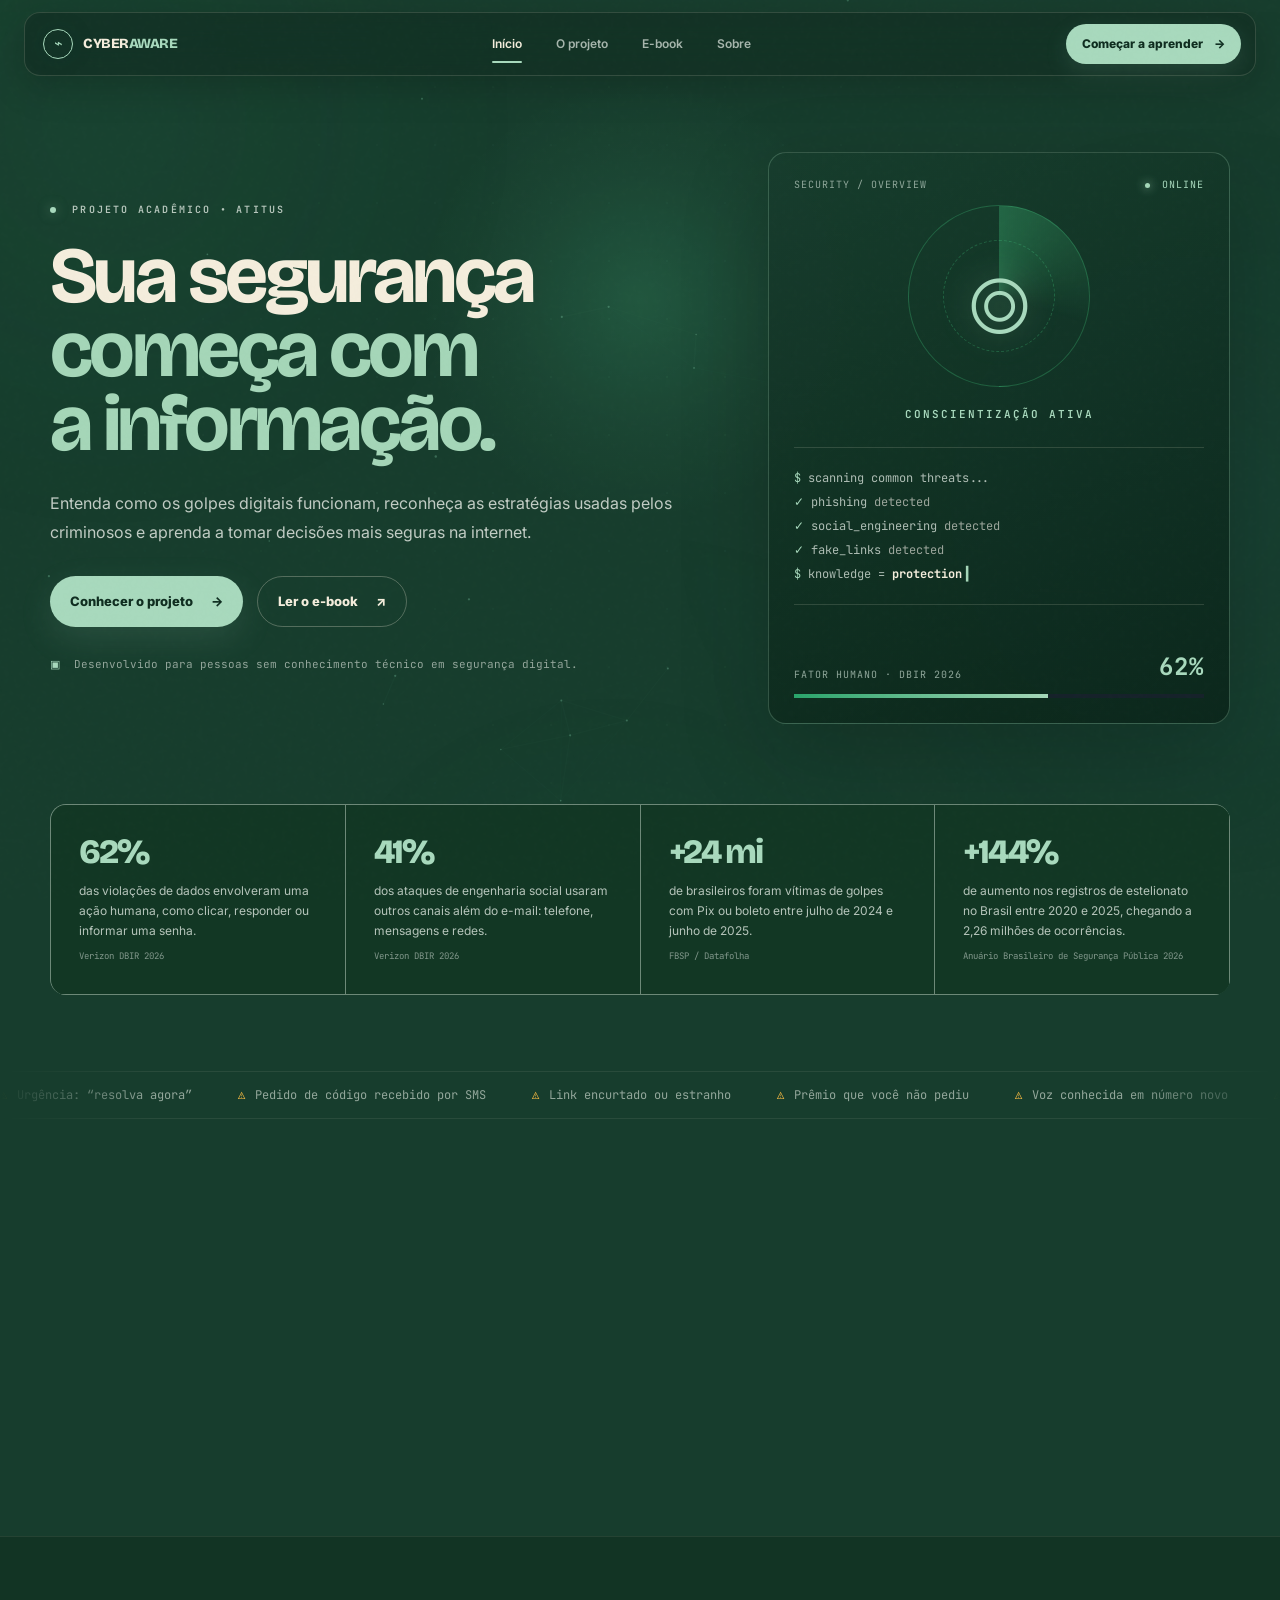
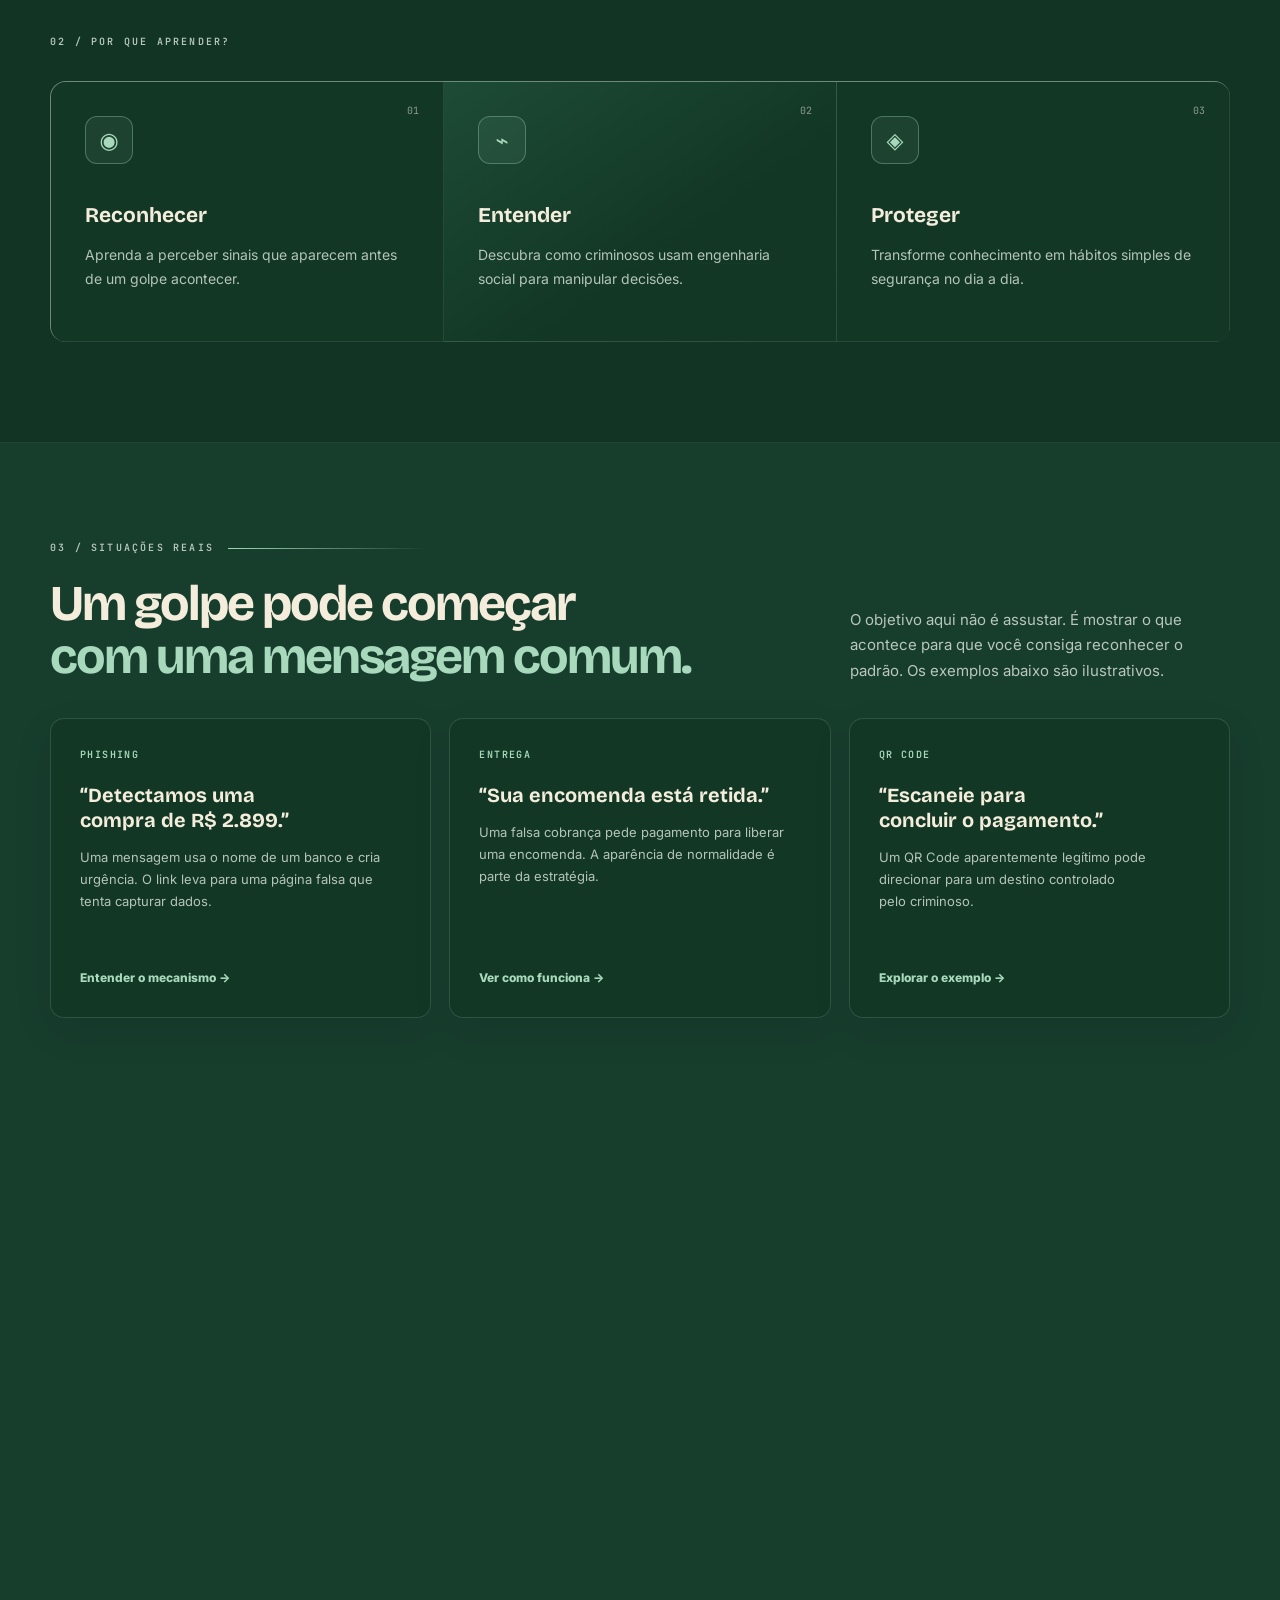
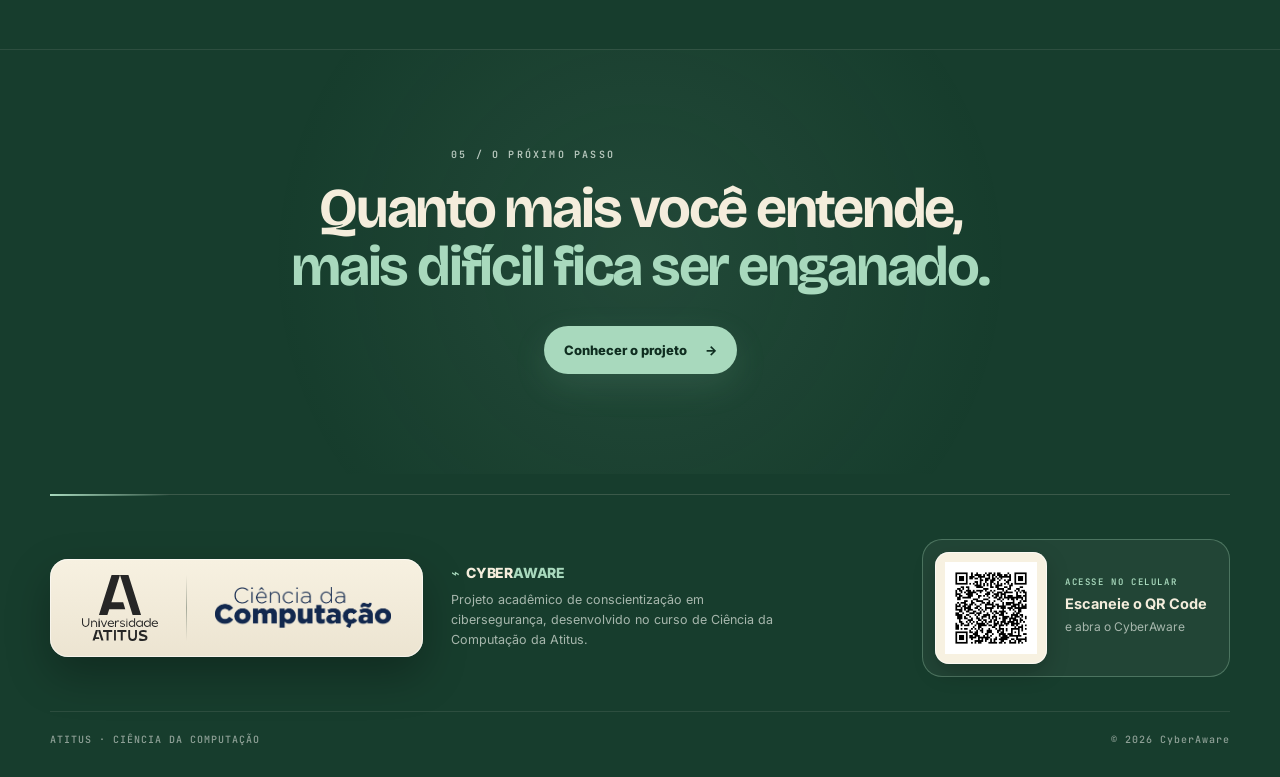
<file: index.html>
<!DOCTYPE html>
<html lang="pt-BR">
<head>
  <meta charset="UTF-8"><link rel="icon" href="data:image/svg+xml,%3Csvg xmlns='http://www.w3.org/2000/svg' viewBox='0 0 32 32'%3E%3Crect width='32' height='32' rx='8' fill='%23060a0f'/%3E%3Cpath d='M16 5l9 4v7c0 5-4 9-9 11-5-2-9-6-9-11V9z' fill='none' stroke='%2343c77f' stroke-width='2'/%3E%3C/svg%3E"><meta name="theme-color" content="#1c3d30">
  <meta name="viewport" content="width=device-width, initial-scale=1.0">
  <meta name="description" content="Projeto acadêmico de conscientização em cibersegurança da Universidade Atitus.">
  <title>CyberAware — Sua segurança começa com a informação</title>
  <link rel="preconnect" href="https://fonts.googleapis.com">
  <link rel="preconnect" href="https://fonts.gstatic.com" crossorigin>
  <link href="https://fonts.googleapis.com/css2?family=Inter:wght@400;500;600;700;800&family=JetBrains+Mono:wght@400;500;600&family=Bricolage+Grotesque:opsz,wght@12..96,600..800&display=swap" rel="stylesheet">
  <link rel="stylesheet" href="style.css?v=10">
</head>
<body>
  <div class="scroll-progress"></div><div class="noise"></div>
  <div class="grid-bg"></div>
<div class="ambient-points" aria-hidden="true"><span></span><span></span><span></span><span></span><span></span><span></span></div>
  <div class="motion-backdrop" aria-hidden="true"><span class="motion-orb orb-green"></span><span class="motion-orb orb-blue"></span><span class="motion-orb orb-mint"></span><span class="motion-grid"></span></div>
  <canvas id="network-background" class="network-background" aria-hidden="true"></canvas>

  <header class="navbar">
    <a class="brand" href="index.html">
      <span class="brand-mark">⌁</span>
      <span>CYBER<span>AWARE</span></span>
    </a>
    <nav>
      <a class="active" href="index.html">Início</a>
      <a href="projeto.html">O projeto</a>
      <a href="ebook.html">E-book</a>
      <a href="sobre.html">Sobre</a>
    </nav>
    <a class="nav-cta" href="ebook.html">Começar a aprender <span>→</span></a>
  </header>

  <main>
    <section class="hero container">
      <div class="hero-copy reveal">
        <div class="eyebrow"><span class="dot"></span> PROJETO ACADÊMICO • ATITUS</div>
        <h1>Sua segurança<br><span>começa com<br>a informação.</span></h1>
        <p>Entenda como os golpes digitais funcionam, reconheça as estratégias usadas pelos criminosos e aprenda a tomar decisões mais seguras na internet.</p>
        <div class="hero-actions">
          <a class="btn primary" href="projeto.html">Conhecer o projeto <span>→</span></a>
          <a class="btn ghost" href="ebook.html">Ler o e-book <span>↗</span></a>
        </div>
        <div class="trust-line">
          <span>▣</span> Desenvolvido para pessoas sem conhecimento técnico em segurança digital.
        </div>
      </div>

      <div class="security-panel reveal delay-1">
        <div class="panel-top"><span>SECURITY / OVERVIEW</span><span class="live"><i></i> ONLINE</span></div>
        <div class="shield">⌾</div>
        <div class="status">CONSCIENTIZAÇÃO ATIVA</div>
        <div class="terminal">
          <div><span class="prompt">$</span> scanning common threats...</div>
          <div><span class="ok">✓</span> phishing <em>detected</em></div>
          <div><span class="ok">✓</span> social_engineering <em>detected</em></div>
          <div><span class="ok">✓</span> fake_links <em>detected</em></div>
          <div><span class="prompt">$</span> knowledge = <b>protection</b></div>
        </div>
        <div class="panel-bottom"><span>FATOR HUMANO · DBIR 2026</span><strong data-count="62" data-suffix="%">62%</strong></div><div class="meter"><i style="--w:62%"></i></div>
      </div>
    </section>

    <section class="stat-sec container">
      <div class="stats">
        <div class="stat"><b data-count="62" data-suffix="%">62%</b><p>das violações de dados envolveram uma ação humana, como clicar, responder ou informar uma senha.</p><small>Verizon DBIR 2026</small></div>
        <div class="stat"><b data-count="41" data-suffix="%">41%</b><p>dos ataques de engenharia social usaram outros canais além do e-mail: telefone, mensagens e redes.</p><small>Verizon DBIR 2026</small></div>
        <div class="stat"><b data-count="24" data-prefix="+" data-suffix=" mi">+24 mi</b><p>de brasileiros foram vítimas de golpes com Pix ou boleto entre julho de 2024 e junho de 2025.</p><small>FBSP / Datafolha</small></div>
        <div class="stat"><b data-count="144" data-prefix="+" data-suffix="%">+144%</b><p>de aumento nos registros de estelionato no Brasil entre 2020 e 2025, chegando a 2,26 milhões de ocorrências.</p><small>Anuário Brasileiro de Segurança Pública 2026</small></div>
      </div>
    </section>
    <div class="marquee" aria-hidden="true"><div class="marquee-track"><span>Urgência: “resolva agora”</span><span>Pedido de código recebido por SMS</span><span>Link encurtado ou estranho</span><span>Prêmio que você não pediu</span><span>Voz conhecida em número novo</span><span>Cobrança surpresa</span><span>Pedido de segredo: “não conte a ninguém”</span><span>Urgência: “resolva agora”</span><span>Pedido de código recebido por SMS</span><span>Link encurtado ou estranho</span><span>Prêmio que você não pediu</span><span>Voz conhecida em número novo</span><span>Cobrança surpresa</span><span>Pedido de segredo: “não conte a ninguém”</span></div></div>

    <section class="intro section container reveal">
      <div class="section-label">01 / O PROBLEMA</div>
      <div class="two-col">
        <div>
          <h2>A internet ficou mais inteligente.<br><span>Os golpes também.</span></h2>
        </div>
        <div>
          <p>Hoje usamos a internet para estudar, trabalhar, conversar, comprar, pagar contas e guardar informações pessoais. Isso também cria oportunidades para criminosos explorarem confiança, medo, urgência e desatenção.</p>
          <p>O problema não é apenas técnico. Muitas fraudes começam com uma conversa convincente.</p>
        </div>
      </div>
    </section>

    <section class="why section">
      <div class="container">
        <div class="section-label">02 / POR QUE APRENDER?</div>
        <div class="why-grid">
          <article class="feature-card">
            <span class="number">01</span>
            <div class="icon">◉</div>
            <h3>Reconhecer</h3>
            <p>Aprenda a perceber sinais que aparecem antes de um golpe acontecer.</p>
          </article>
          <article class="feature-card featured">
            <span class="number">02</span>
            <div class="icon">⌁</div>
            <h3>Entender</h3>
            <p>Descubra como criminosos usam <span class="term" tabindex="0" data-tip="Técnicas que enganam a pessoa, e não o computador, para conseguir dados, acesso ou dinheiro.">engenharia social</span> para manipular decisões.</p>
          </article>
          <article class="feature-card">
            <span class="number">03</span>
            <div class="icon">◈</div>
            <h3>Proteger</h3>
            <p>Transforme conhecimento em hábitos simples de segurança no dia a dia.</p>
          </article>
        </div>
      </div>
    </section>

    <section class="real section container">
      <div class="section-label">03 / SITUAÇÕES REAIS</div>
      <div class="section-heading">
        <div>
          <h2>Um golpe pode começar<br><span>com uma mensagem comum.</span></h2>
        </div>
        <p>O objetivo aqui não é assustar. É mostrar o que acontece para que você consiga reconhecer o padrão. Os exemplos abaixo são ilustrativos.</p>
      </div>

      <div class="scenario-grid">
        <article class="scenario">
          <div class="scenario-tag">PHISHING</div>
          <h3>“Detectamos uma compra de R$ 2.899.”</h3>
          <p>Uma mensagem usa o nome de um banco e cria urgência. O link leva para uma página falsa que tenta capturar dados.</p>
          <a href="ebook.html#phishing">Entender o mecanismo →</a>
        </article>
        <article class="scenario">
          <div class="scenario-tag">ENTREGA</div>
          <h3>“Sua encomenda está retida.”</h3>
          <p>Uma falsa cobrança pede pagamento para liberar uma encomenda. A aparência de normalidade é parte da estratégia.</p>
          <a href="ebook.html#engenharia">Ver como funciona →</a>
        </article>
        <article class="scenario">
          <div class="scenario-tag">QR CODE</div>
          <h3>“Escaneie para concluir o pagamento.”</h3>
          <p>Um QR Code aparentemente legítimo pode direcionar para um destino controlado pelo criminoso.</p>
          <a href="ebook.html#qr">Explorar o exemplo →</a>
        </article>
      </div>
    </section>

    <section class="ebook-callout section container reveal">
      <div class="callout-content">
        <div class="section-label">04 / APROFUNDE</div>
        <h2>Não fique só na dica.<br><span>Entenda o golpe.</span></h2>
        <p>Nosso e-book mostra, passo a passo, como diferentes golpes são construídos, quais gatilhos psicológicos aparecem e onde a vítima pode interromper o ataque.</p>
        <a class="btn primary" href="ebook.html">Abrir o e-book <span>→</span></a>
      </div>
      <div class="book-visual">
        <div class="book">
          <div class="book-code">01<br>PHISHING</div>
          <div class="book-title">THE<br>HUMAN<br>FIREWALL</div>
          <div class="book-footer">CYBERAWARE / ATITUS</div>
        </div>
      </div>
    </section>

    <section class="final section">
      <div class="container final-inner">
        <div class="section-label">05 / O PRÓXIMO PASSO</div>
        <h2>Quanto mais você entende,<br><span>mais difícil fica ser enganado.</span></h2>
        <a class="btn primary" href="projeto.html">Conhecer o projeto <span>→</span></a>
      </div>
    </section>
  </main>

  <footer class="site-footer container">
  <div class="sf-main">
    <div class="sf-id">
      <div class="logo-plate" role="group" aria-label="Universidade Atitus e Ciência da Computação">
        <img class="lp-atitus" src="assets/atitus-logo.svg" alt="Universidade Atitus" width="166" height="145" loading="lazy">
        <span class="lp-divider" aria-hidden="true"></span>
        <img class="lp-cc" src="assets/ciencia-computacao-logo.png" alt="Ciência da Computação" width="737" height="174" loading="lazy">
      </div>
      <div class="sf-brand">
        <strong class="sf-name"><span aria-hidden="true">⌁</span> CYBER<em>AWARE</em></strong>
        <p>Projeto acadêmico de conscientização em cibersegurança, desenvolvido no curso de Ciência da Computação da Atitus.</p>
      </div>
    </div>
    <a class="qr-card" href="https://igorpmcj12-crypto.github.io/Cyberware/" aria-label="Abrir o site CyberAware" title="Abrir o site CyberAware">
      <span class="qr-frame"><img src="assets/qr-reference.png" alt="QR Code do site CyberAware" width="920" height="987" loading="lazy"></span>
      <span class="qr-text"><small>ACESSE NO CELULAR</small><b>Escaneie o QR Code</b><span>e abra o CyberAware</span></span>
    </a>
  </div>
  <div class="sf-bottom"><span>ATITUS · CIÊNCIA DA COMPUTAÇÃO</span><span>© 2026 CyberAware</span></div>
</footer>
  <script src="script.js?v=9"></script>
</body>
</html>
</file>
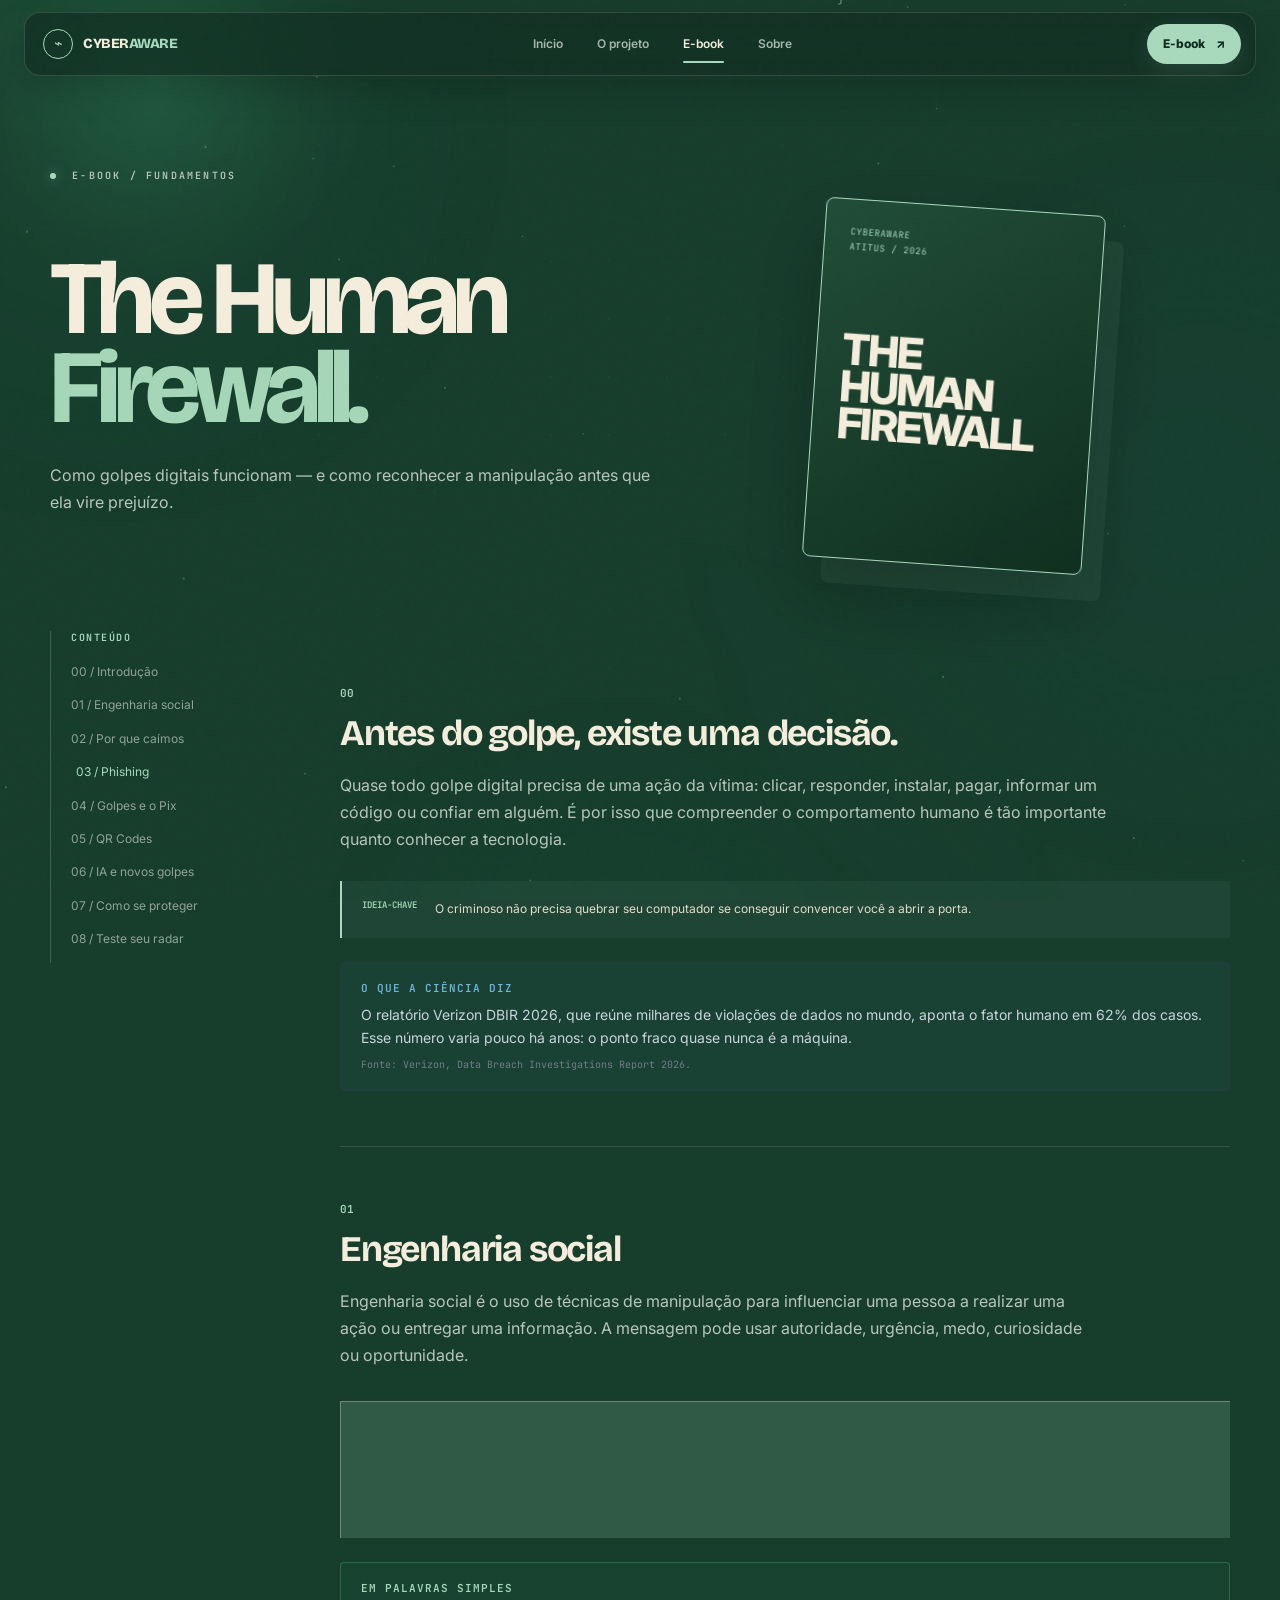
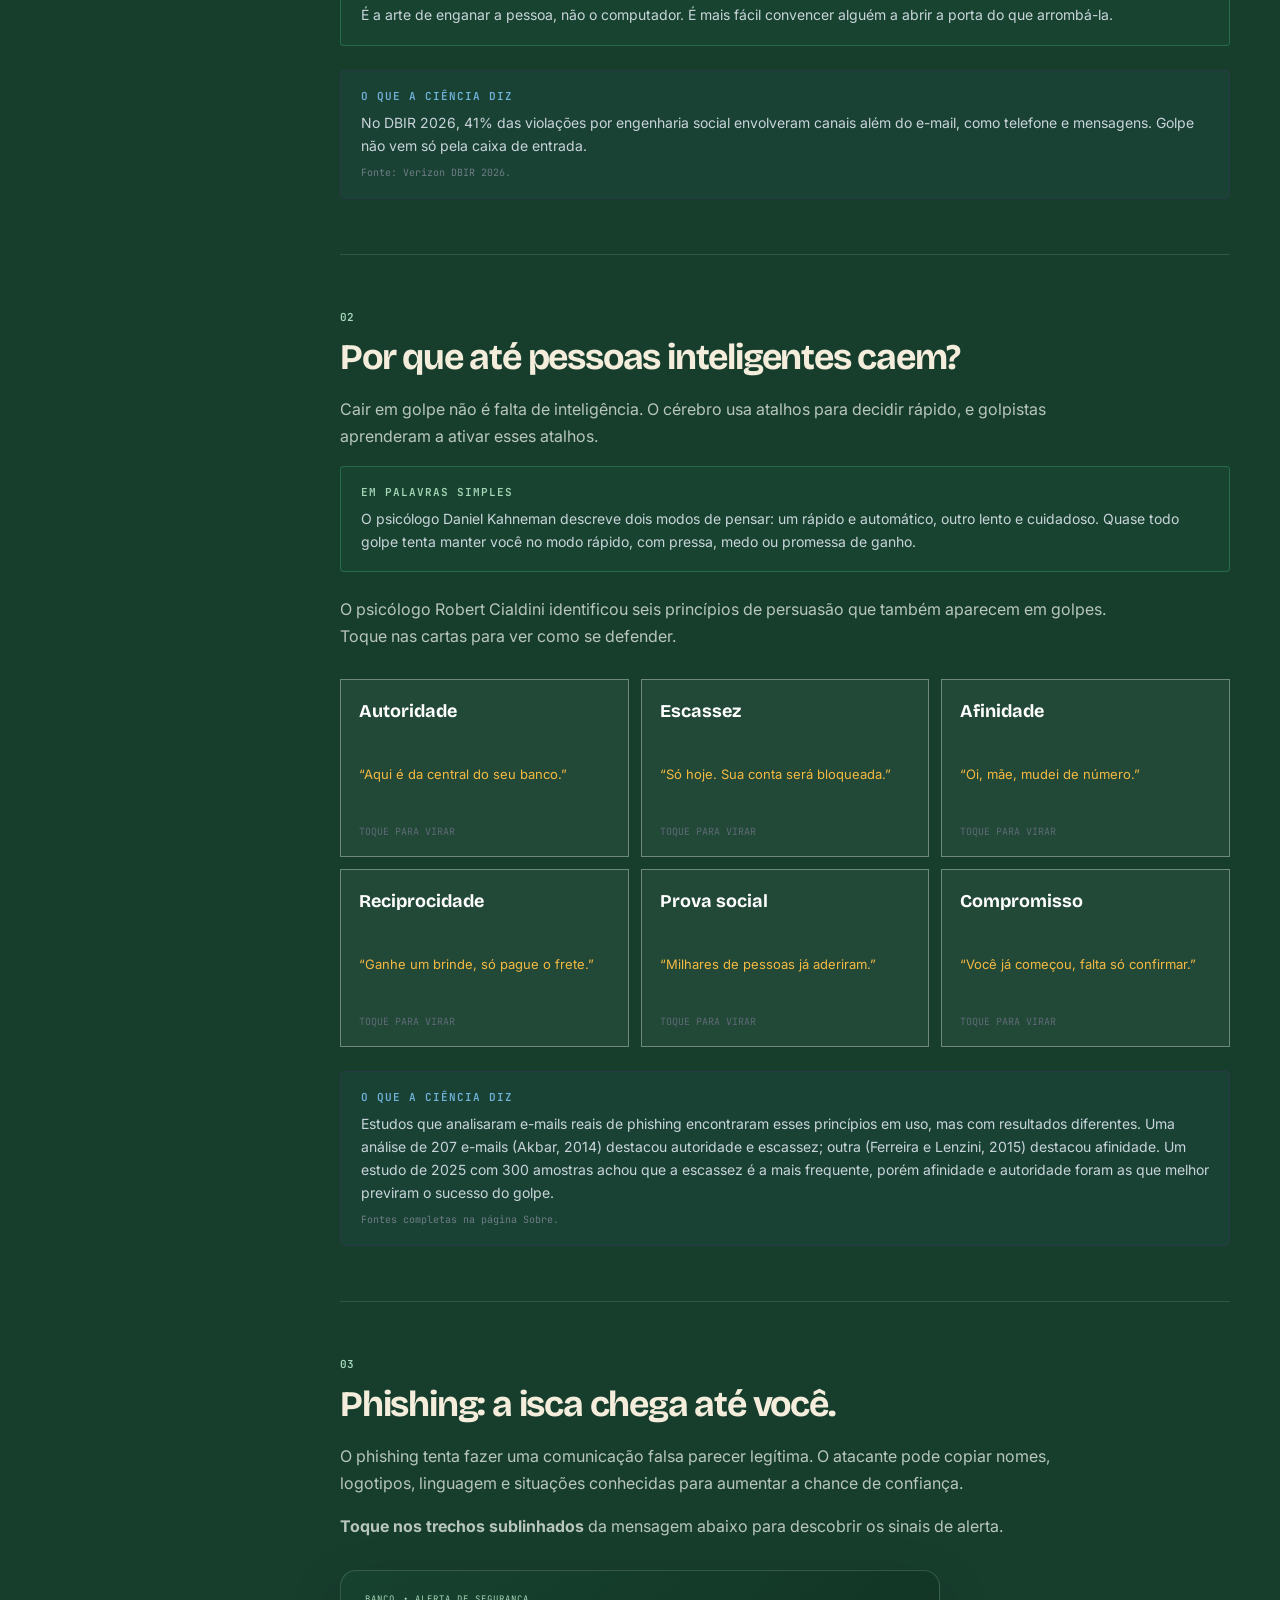
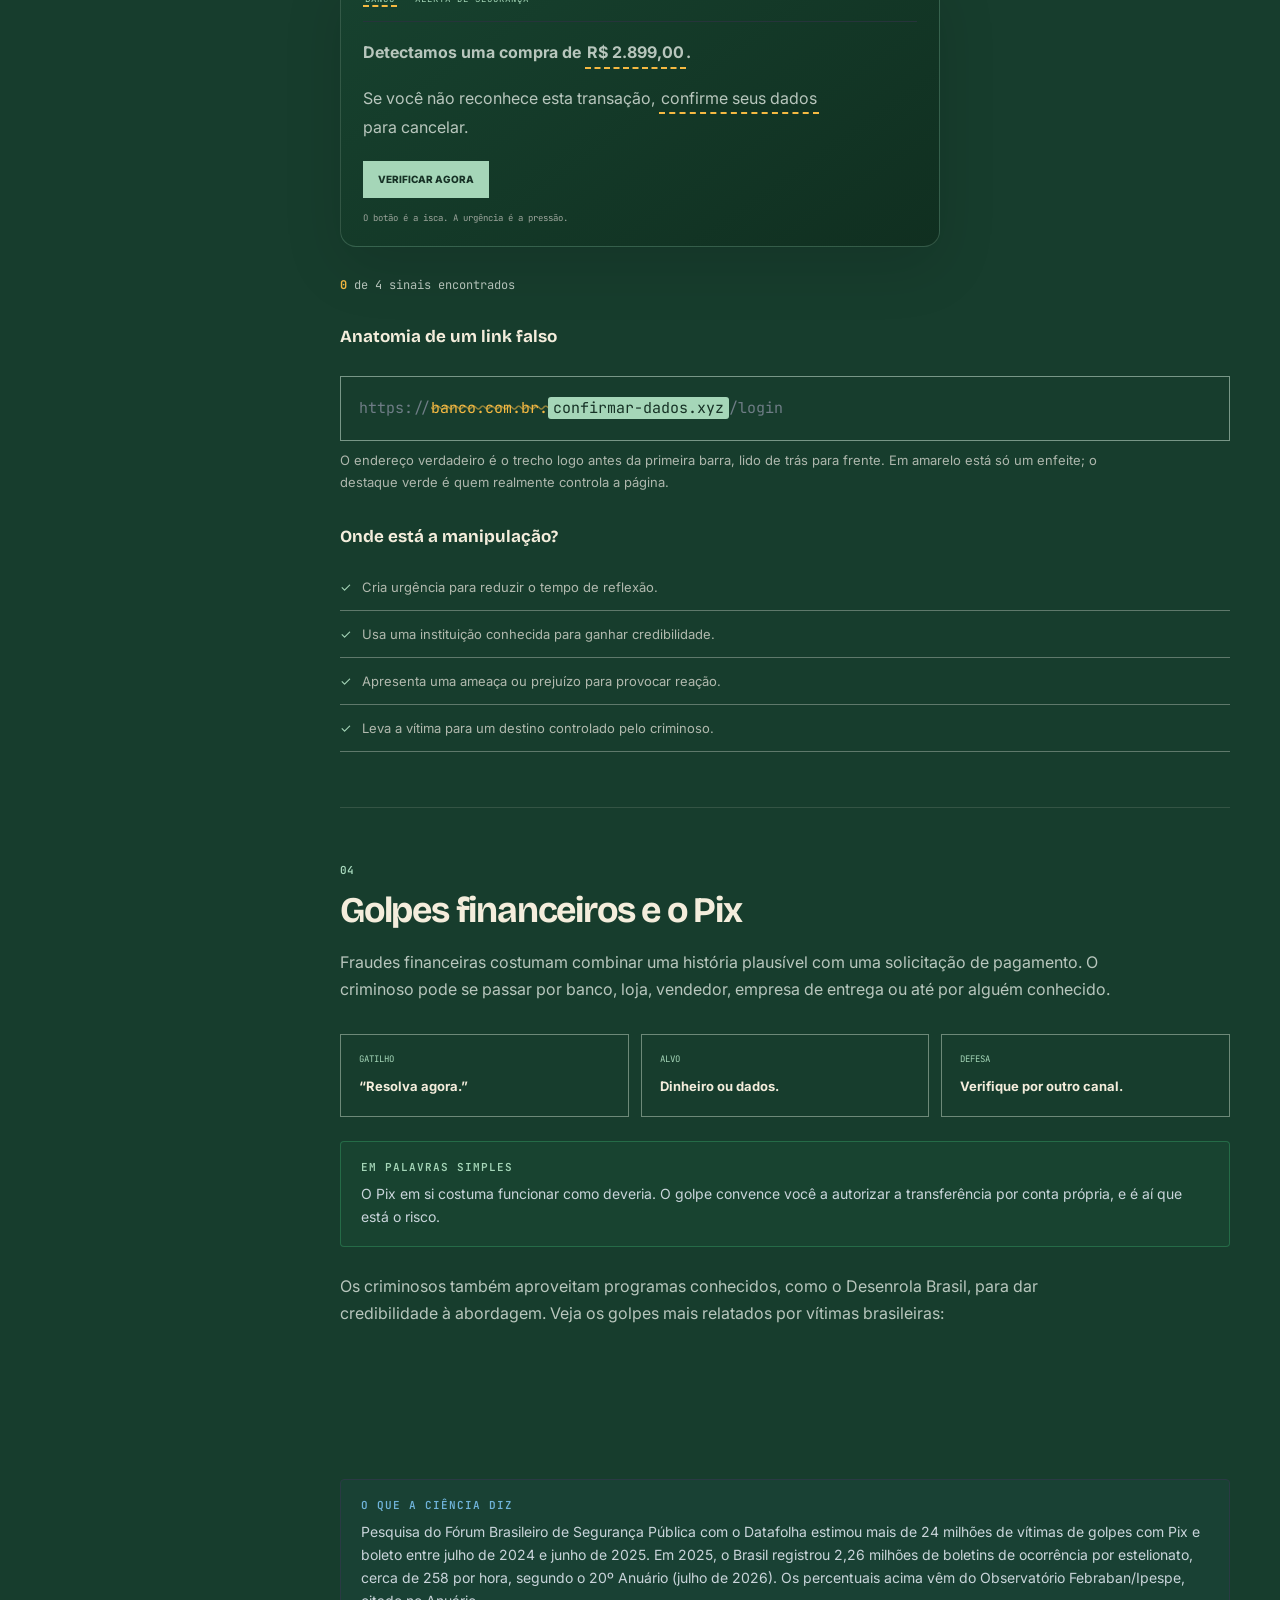
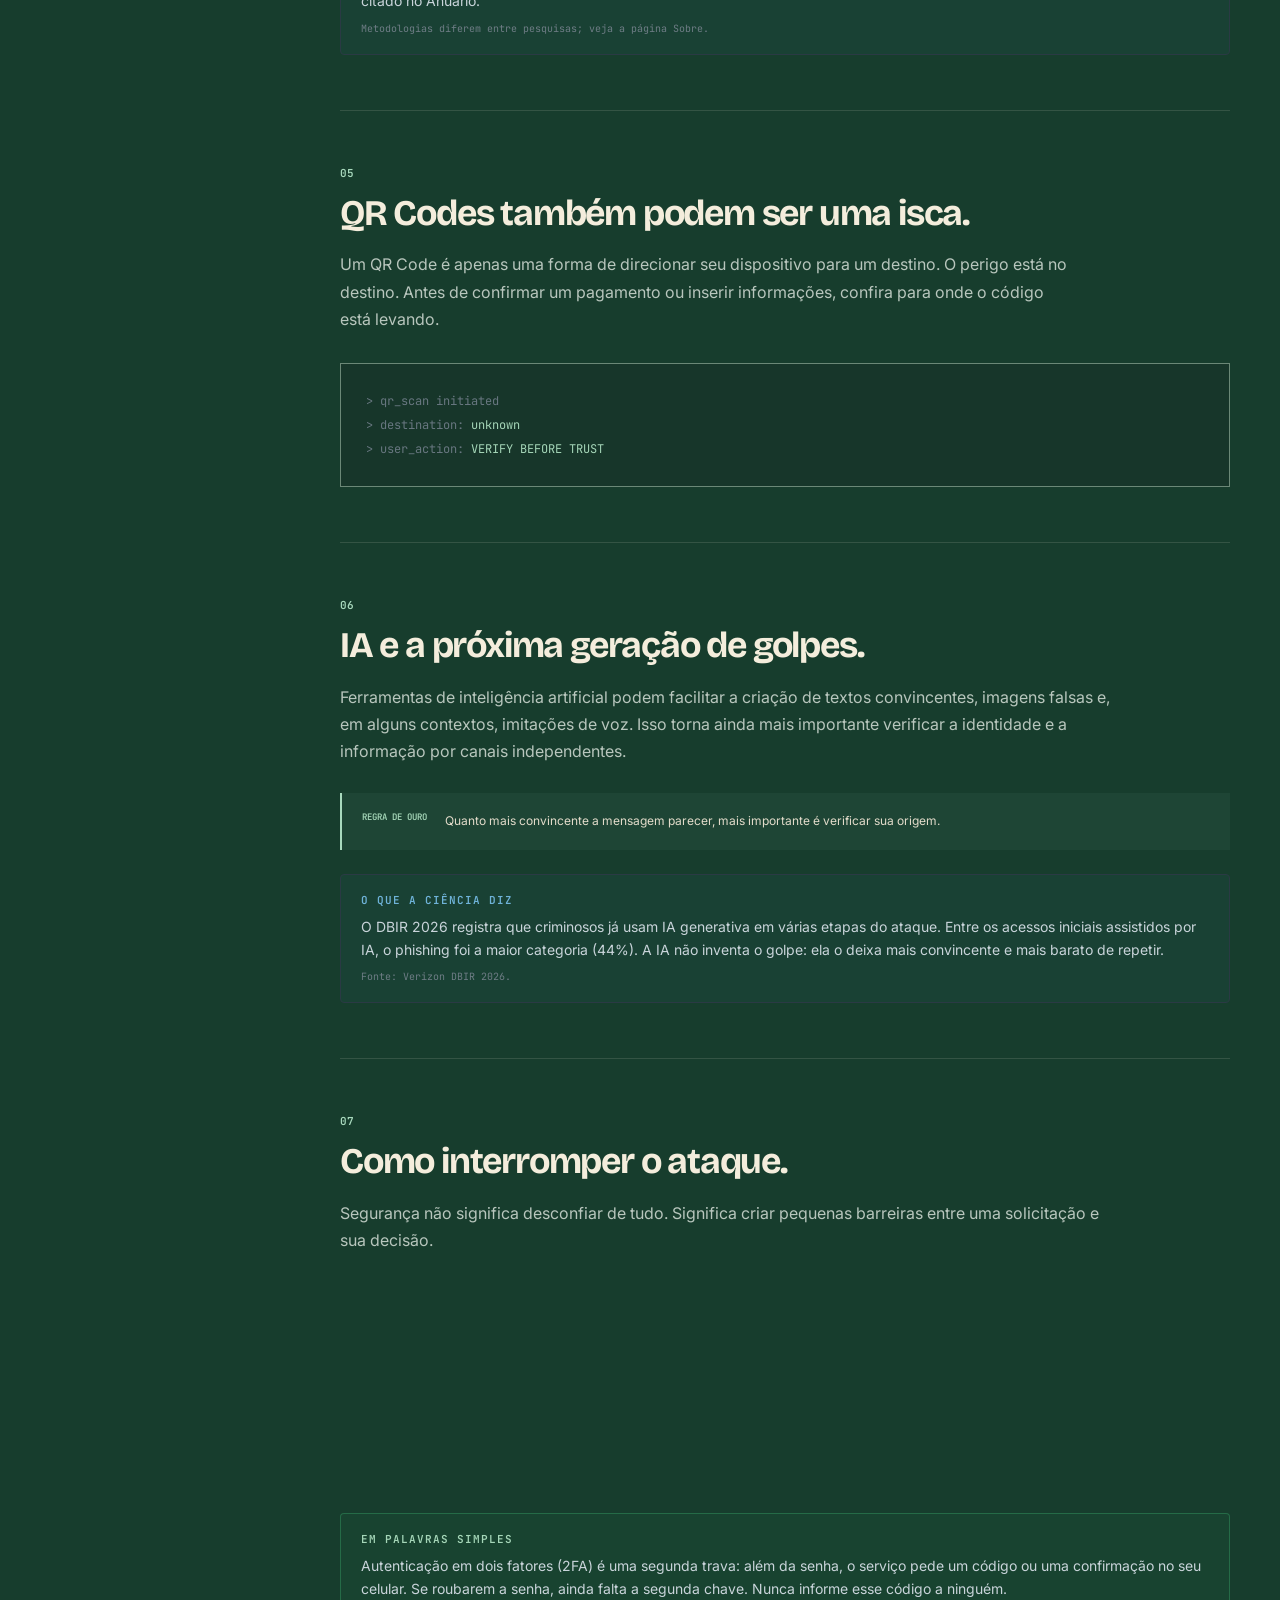
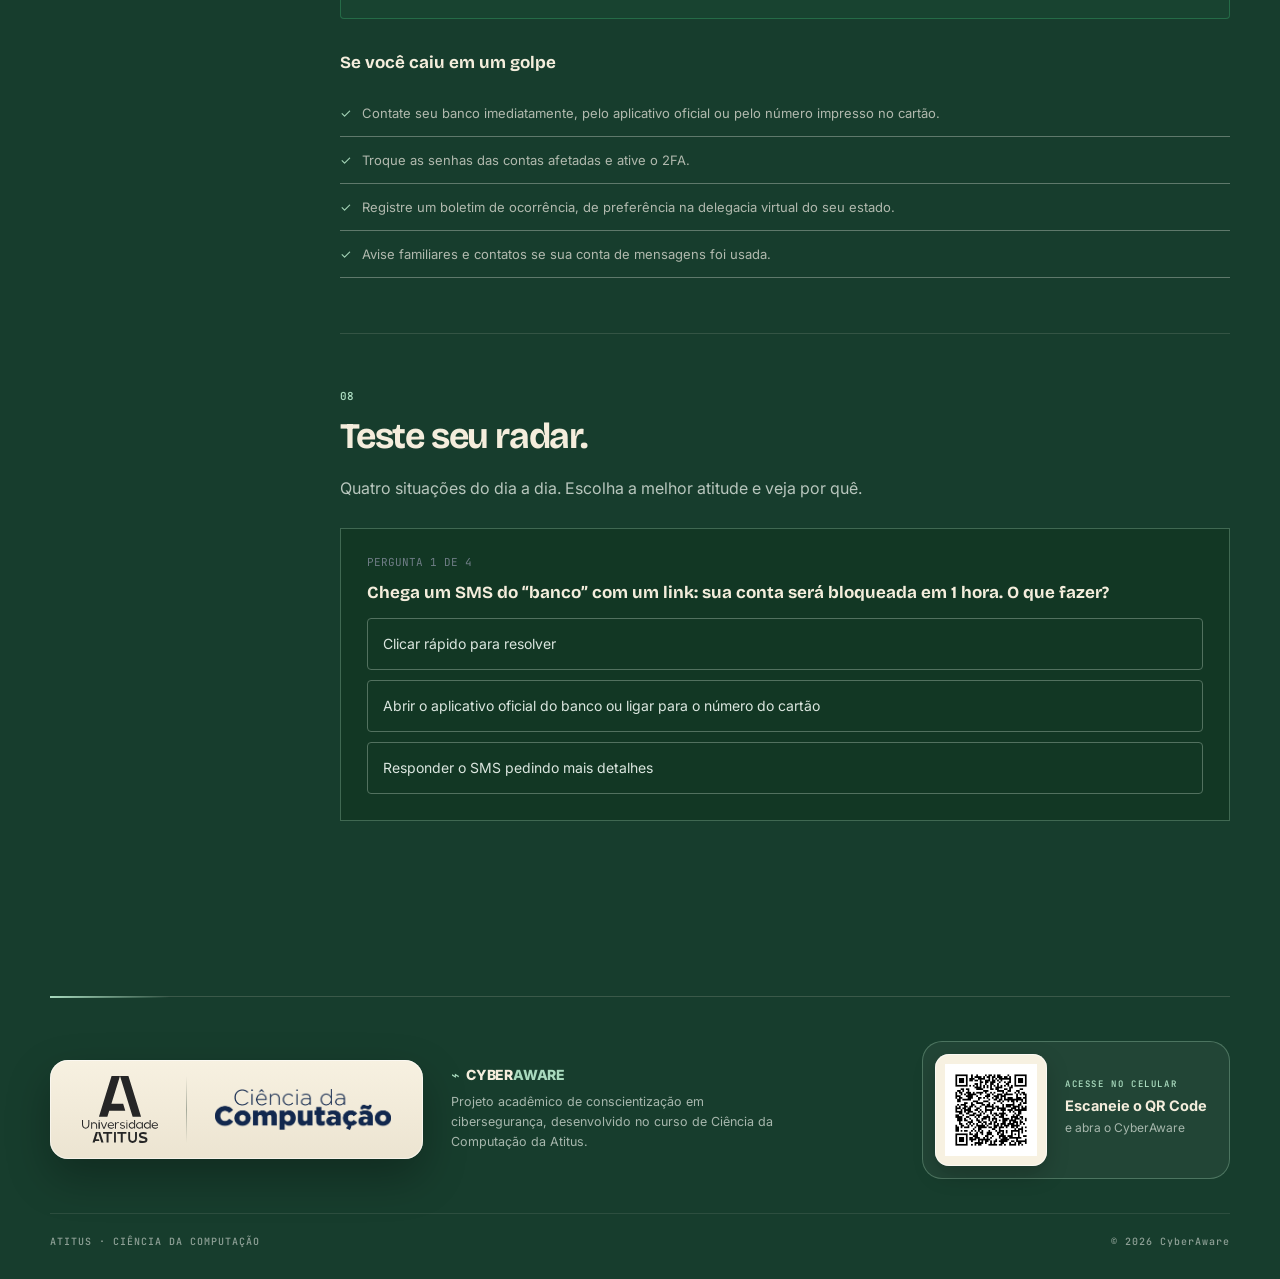
<file: ebook.html>
<!DOCTYPE html>
<html lang="pt-BR">
<head>
<meta charset="UTF-8"><link rel="icon" href="data:image/svg+xml,%3Csvg xmlns='http://www.w3.org/2000/svg' viewBox='0 0 32 32'%3E%3Crect width='32' height='32' rx='8' fill='%23060a0f'/%3E%3Cpath d='M16 5l9 4v7c0 5-4 9-9 11-5-2-9-6-9-11V9z' fill='none' stroke='%2343c77f' stroke-width='2'/%3E%3C/svg%3E"><meta name="theme-color" content="#1c3d30"><meta name="description" content="E-book interativo The Human Firewall: como funcionam os golpes digitais e como se proteger, com exemplos, estudos e quiz."><meta name="viewport" content="width=device-width, initial-scale=1.0">
<title>E-book — CyberAware</title>
<link rel="preconnect" href="https://fonts.googleapis.com"><link rel="preconnect" href="https://fonts.gstatic.com" crossorigin>
<link href="https://fonts.googleapis.com/css2?family=Inter:wght@400;500;600;700;800&family=JetBrains+Mono:wght@400;500;600&family=Bricolage+Grotesque:opsz,wght@12..96,600..800&display=swap" rel="stylesheet"><link rel="stylesheet" href="style.css?v=10">
</head>
<body><div class="scroll-progress"></div><div class="noise"></div><div class="grid-bg"></div>
<div class="ambient-points" aria-hidden="true"><span></span><span></span><span></span><span></span><span></span><span></span></div>
  <div class="motion-backdrop" aria-hidden="true"><span class="motion-orb orb-green"></span><span class="motion-orb orb-blue"></span><span class="motion-orb orb-mint"></span><span class="motion-grid"></span></div>
  <canvas id="network-background" class="network-background" aria-hidden="true"></canvas>
<header class="navbar"><a class="brand" href="index.html"><span class="brand-mark">⌁</span><span>CYBER<span>AWARE</span></span></a><nav><a href="index.html">Início</a><a href="projeto.html">O projeto</a><a class="active" href="ebook.html">E-book</a><a href="sobre.html">Sobre</a></nav><a class="nav-cta" href="ebook.html">E-book <span>↗</span></a></header>
<main>
<section class="ebook-hero container reveal"><div class="eyebrow"><span class="dot"></span> E-BOOK / FUNDAMENTOS</div><div class="book-title-wrap"><div><h1>The Human<br><span>Firewall.</span></h1><p>Como golpes digitais funcionam — e como reconhecer a manipulação antes que ela vire prejuízo.</p></div><div class="large-book"><div class="book-code">CYBERAWARE<br>ATITUS / 2026</div><div class="book-big">THE<br>HUMAN<br>FIREWALL</div></div></div></section>
<section class="reader container"><aside><div class="toc-title">CONTEÚDO</div><a href="#intro">00 / Introdução</a><a href="#engenharia">01 / Engenharia social</a><a href="#mente">02 / Por que caímos</a><a href="#phishing">03 / Phishing</a><a href="#financeiros">04 / Golpes e o Pix</a><a href="#qr">05 / QR Codes</a><a href="#ia">06 / IA e novos golpes</a><a href="#defesa">07 / Como se proteger</a><a href="#teste">08 / Teste seu radar</a></aside>
<div class="chapters">
<article id="intro" class="chapter"><div class="chapter-num">00</div><h2>Antes do golpe, existe uma decisão.</h2><p>Quase todo golpe digital precisa de uma ação da vítima: clicar, responder, instalar, pagar, informar um código ou confiar em alguém. É por isso que compreender o comportamento humano é tão importante quanto conhecer a tecnologia.</p><div class="note"><b>IDEIA-CHAVE</b><span>O criminoso não precisa quebrar seu computador se conseguir convencer você a abrir a porta.</span></div>
<div class="science"><b>O QUE A CIÊNCIA DIZ</b><span>O relatório Verizon DBIR 2026, que reúne milhares de violações de dados no mundo, aponta o fator humano em 62% dos casos. Esse número varia pouco há anos: o ponto fraco quase nunca é a máquina.</span><small>Fonte: Verizon, Data Breach Investigations Report 2026.</small></div></article>
<article id="engenharia" class="chapter"><div class="chapter-num">01</div><h2>Engenharia social</h2><p>Engenharia social é o uso de técnicas de manipulação para influenciar uma pessoa a realizar uma ação ou entregar uma informação. A mensagem pode usar autoridade, urgência, medo, curiosidade ou oportunidade.</p><div class="flow"><div><b>01</b><span>Contexto</span><small>Banco, entrega, emprego, suporte...</small></div><div><b>02</b><span>Emoção</span><small>Urgência, medo ou curiosidade.</small></div><div><b>03</b><span>Ação</span><small>Clique, pagamento ou informação.</small></div><div><b>04</b><span>Resultado</span><small>Dados, dinheiro ou acesso.</small></div></div>
<div class="simple"><b>EM PALAVRAS SIMPLES</b><span>É a arte de enganar a pessoa, não o computador. É mais fácil convencer alguém a abrir a porta do que arrombá-la.</span></div>
<div class="science"><b>O QUE A CIÊNCIA DIZ</b><span>No DBIR 2026, 41% das violações por engenharia social envolveram canais além do e-mail, como telefone e mensagens. Golpe não vem só pela caixa de entrada.</span><small>Fonte: Verizon DBIR 2026.</small></div></article>
<article id="mente" class="chapter"><div class="chapter-num">02</div><h2>Por que até pessoas inteligentes caem?</h2>
<p>Cair em golpe não é falta de inteligência. O cérebro usa atalhos para decidir rápido, e golpistas aprenderam a ativar esses atalhos.</p>
<div class="simple"><b>EM PALAVRAS SIMPLES</b><span>O psicólogo Daniel Kahneman descreve dois modos de pensar: um rápido e automático, outro lento e cuidadoso. Quase todo golpe tenta manter você no modo rápido, com pressa, medo ou promessa de ganho.</span></div>
<p style="margin-top:24px">O psicólogo Robert Cialdini identificou seis princípios de persuasão que também aparecem em golpes. Toque nas cartas para ver como se defender.</p>
<div class="cgrid">
<button class="cc"><span class="cc-in"><span class="cc-f"><b>Autoridade</b><em>“Aqui é da central do seu banco.”</em><small>TOQUE PARA VIRAR</small></span><span class="cc-b"><b>Defesa</b>Um nome ou um uniforme não prova nada. Desligue e ligue você mesmo para o número oficial.</span></span></button>
<button class="cc"><span class="cc-in"><span class="cc-f"><b>Escassez</b><em>“Só hoje. Sua conta será bloqueada.”</em><small>TOQUE PARA VIRAR</small></span><span class="cc-b"><b>Defesa</b>Pressa é sinal de alerta. Golpe precisa que você não pense, então espere e verifique.</span></span></button>
<button class="cc"><span class="cc-in"><span class="cc-f"><b>Afinidade</b><em>“Oi, mãe, mudei de número.”</em><small>TOQUE PARA VIRAR</small></span><span class="cc-b"><b>Defesa</b>Parecer alguém próximo é a isca. Confirme ligando para o número antigo da pessoa.</span></span></button>
<button class="cc"><span class="cc-in"><span class="cc-f"><b>Reciprocidade</b><em>“Ganhe um brinde, só pague o frete.”</em><small>TOQUE PARA VIRAR</small></span><span class="cc-b"><b>Defesa</b>Um presente inesperado cria sensação de dívida. Desconfie de brindes que pedem dados ou pagamento.</span></span></button>
<button class="cc"><span class="cc-in"><span class="cc-f"><b>Prova social</b><em>“Milhares de pessoas já aderiram.”</em><small>TOQUE PARA VIRAR</small></span><span class="cc-b"><b>Defesa</b>Depoimentos e números são fáceis de fabricar. Procure a empresa em fontes independentes.</span></span></button>
<button class="cc"><span class="cc-in"><span class="cc-f"><b>Compromisso</b><em>“Você já começou, falta só confirmar.”</em><small>TOQUE PARA VIRAR</small></span><span class="cc-b"><b>Defesa</b>Ter dado o primeiro passo não obriga ninguém a continuar. Pare a qualquer momento.</span></span></button>
</div>
<div class="science"><b>O QUE A CIÊNCIA DIZ</b><span>Estudos que analisaram e-mails reais de phishing encontraram esses princípios em uso, mas com resultados diferentes. Uma análise de 207 e-mails (Akbar, 2014) destacou autoridade e escassez; outra (Ferreira e Lenzini, 2015) destacou afinidade. Um estudo de 2025 com 300 amostras achou que a escassez é a mais frequente, porém afinidade e autoridade foram as que melhor previram o sucesso do golpe.</span><small>Fontes completas na página Sobre.</small></div></article>

<article id="phishing" class="chapter"><div class="chapter-num">03</div><h2>Phishing: a isca chega até você.</h2><p>O phishing tenta fazer uma comunicação falsa parecer legítima. O atacante pode copiar nomes, logotipos, linguagem e situações conhecidas para aumentar a chance de confiança.</p><p><b>Toque nos trechos sublinhados</b> da mensagem abaixo para descobrir os sinais de alerta.</p>
<div class="fake-message"><div class="msg-head"><button type="button" class="hot" data-why="O nome do banco dá falsa autoridade: qualquer pessoa consegue escrever esse nome.">BANCO</button> • ALERTA DE SEGURANÇA</div><p><b>Detectamos uma compra de <button type="button" class="hot" data-why="Um valor alto e inesperado provoca susto, e o susto atrapalha o raciocínio.">R$ 2.899,00</button>.</b></p><p>Se você não reconhece esta transação, <button type="button" class="hot" data-why="Bancos de verdade não pedem para você confirmar dados por link de mensagem.">confirme seus dados</button> para cancelar.</p><button type="button" class="hot cta" data-why="O botão leva a um site controlado pelo golpista, e o “agora” cria urgência.">VERIFICAR AGORA</button><small>O botão é a isca. A urgência é a pressão.</small></div>
<p class="flagcount"><b id="fcount">0</b> de 4 sinais encontrados</p><ul class="checklist" id="flags"></ul>
<h3>Anatomia de um link falso</h3>
<div class="url"><span class="p">https://</span><span class="sub">banco.com.br.</span><span class="dom">confirmar-dados.xyz</span><span class="path">/login</span></div>
<p class="urlnote">O endereço verdadeiro é o trecho logo antes da primeira barra, lido de trás para frente. Em amarelo está só um enfeite; o destaque verde é quem realmente controla a página.</p>
<h3>Onde está a manipulação?</h3><ul class="checklist"><li>Cria urgência para reduzir o tempo de reflexão.</li><li>Usa uma instituição conhecida para ganhar credibilidade.</li><li>Apresenta uma ameaça ou prejuízo para provocar reação.</li><li>Leva a vítima para um destino controlado pelo criminoso.</li></ul></article>
<article id="financeiros" class="chapter"><div class="chapter-num">04</div><h2>Golpes financeiros e o Pix</h2><p>Fraudes financeiras costumam combinar uma história plausível com uma solicitação de pagamento. O criminoso pode se passar por banco, loja, vendedor, empresa de entrega ou até por alguém conhecido.</p><div class="mini-grid"><div><span>GATILHO</span><b>“Resolva agora.”</b></div><div><span>ALVO</span><b>Dinheiro ou dados.</b></div><div><span>DEFESA</span><b>Verifique por outro canal.</b></div></div>
<div class="simple"><b>EM PALAVRAS SIMPLES</b><span>O Pix em si costuma funcionar como deveria. O golpe convence você a autorizar a transferência por conta própria, e é aí que está o risco.</span></div>
<p style="margin-top:26px">Os criminosos também aproveitam programas conhecidos, como o Desenrola Brasil, para dar credibilidade à abordagem. Veja os golpes mais relatados por vítimas brasileiras:</p>
<div class="bars"><div class="bar"><span>Clonagem ou troca de cartão</span><em><i style="--w:45%"></i></em><b>45%</b></div><div class="bar"><span>Golpe do WhatsApp</span><em><i style="--w:34%"></i></em><b>34%</b></div><div class="bar"><span>Falsa central bancária</span><em><i style="--w:31%"></i></em><b>31%</b></div><div class="bar"><span>Golpe do Pix</span><em><i style="--w:24%"></i></em><b>24%</b></div></div>
<div class="science"><b>O QUE A CIÊNCIA DIZ</b><span>Pesquisa do Fórum Brasileiro de Segurança Pública com o Datafolha estimou mais de 24 milhões de vítimas de golpes com Pix e boleto entre julho de 2024 e junho de 2025. Em 2025, o Brasil registrou 2,26 milhões de boletins de ocorrência por estelionato, cerca de 258 por hora, segundo o 20º Anuário (julho de 2026). Os percentuais acima vêm do Observatório Febraban/Ipespe, citado no Anuário.</span><small>Metodologias diferem entre pesquisas; veja a página Sobre.</small></div></article>
<article id="qr" class="chapter"><div class="chapter-num">05</div><h2>QR Codes também podem ser uma isca.</h2><p>Um QR Code é apenas uma forma de direcionar seu dispositivo para um destino. O perigo está no destino. Antes de confirmar um pagamento ou inserir informações, confira para onde o código está levando.</p><div class="terminal-card"><div>&gt; qr_scan initiated</div><div>&gt; destination: <span>unknown</span></div><div>&gt; user_action: <span>VERIFY BEFORE TRUST</span></div></div></article>
<article id="ia" class="chapter"><div class="chapter-num">06</div><h2>IA e a próxima geração de golpes.</h2><p>Ferramentas de inteligência artificial podem facilitar a criação de textos convincentes, imagens falsas e, em alguns contextos, imitações de voz. Isso torna ainda mais importante verificar a identidade e a informação por canais independentes.</p><div class="note"><b>REGRA DE OURO</b><span>Quanto mais convincente a mensagem parecer, mais importante é verificar sua origem.</span></div>
<div class="science"><b>O QUE A CIÊNCIA DIZ</b><span>O DBIR 2026 registra que criminosos já usam IA generativa em várias etapas do ataque. Entre os acessos iniciais assistidos por IA, o phishing foi a maior categoria (44%). A IA não inventa o golpe: ela o deixa mais convincente e mais barato de repetir.</span><small>Fonte: Verizon DBIR 2026.</small></div></article>
<article id="defesa" class="chapter"><div class="chapter-num">07</div><h2>Como interromper o ataque.</h2><p>Segurança não significa desconfiar de tudo. Significa criar pequenas barreiras entre uma solicitação e sua decisão.</p><div class="defense-list"><div><b>01</b><span>Pare.</span><p>Não aja imediatamente quando a mensagem cria urgência.</p></div><div><b>02</b><span>Verifique.</span><p>Use um canal oficial, não o link ou contato enviado na mensagem.</p></div><div><b>03</b><span>Proteja.</span><p>Use senhas únicas, autenticação em dois fatores e mantenha seus dispositivos atualizados.</p></div></div>
<div class="simple"><b>EM PALAVRAS SIMPLES</b><span>Autenticação em dois fatores (2FA) é uma segunda trava: além da senha, o serviço pede um código ou uma confirmação no seu celular. Se roubarem a senha, ainda falta a segunda chave. Nunca informe esse código a ninguém.</span></div>
<h3>Se você caiu em um golpe</h3>
<ul class="checklist"><li>Contate seu banco imediatamente, pelo aplicativo oficial ou pelo número impresso no cartão.</li><li>Troque as senhas das contas afetadas e ative o 2FA.</li><li>Registre um boletim de ocorrência, de preferência na delegacia virtual do seu estado.</li><li>Avise familiares e contatos se sua conta de mensagens foi usada.</li></ul></article>
<article id="teste" class="chapter"><div class="chapter-num">08</div><h2>Teste seu radar.</h2><p>Quatro situações do dia a dia. Escolha a melhor atitude e veja por quê.</p><div id="quiz"></div></article>
</div></section>
</main><footer class="site-footer container">
  <div class="sf-main">
    <div class="sf-id">
      <div class="logo-plate" role="group" aria-label="Universidade Atitus e Ciência da Computação">
        <img class="lp-atitus" src="assets/atitus-logo.svg" alt="Universidade Atitus" width="166" height="145" loading="lazy">
        <span class="lp-divider" aria-hidden="true"></span>
        <img class="lp-cc" src="assets/ciencia-computacao-logo.png" alt="Ciência da Computação" width="737" height="174" loading="lazy">
      </div>
      <div class="sf-brand">
        <strong class="sf-name"><span aria-hidden="true">⌁</span> CYBER<em>AWARE</em></strong>
        <p>Projeto acadêmico de conscientização em cibersegurança, desenvolvido no curso de Ciência da Computação da Atitus.</p>
      </div>
    </div>
    <a class="qr-card" href="https://igorpmcj12-crypto.github.io/Cyberware/" aria-label="Abrir o site CyberAware" title="Abrir o site CyberAware">
      <span class="qr-frame"><img src="assets/qr-reference.png" alt="QR Code do site CyberAware" width="920" height="987" loading="lazy"></span>
      <span class="qr-text"><small>ACESSE NO CELULAR</small><b>Escaneie o QR Code</b><span>e abra o CyberAware</span></span>
    </a>
  </div>
  <div class="sf-bottom"><span>ATITUS · CIÊNCIA DA COMPUTAÇÃO</span><span>© 2026 CyberAware</span></div>
</footer><script src="script.js?v=9"></script></body></html>
</file>
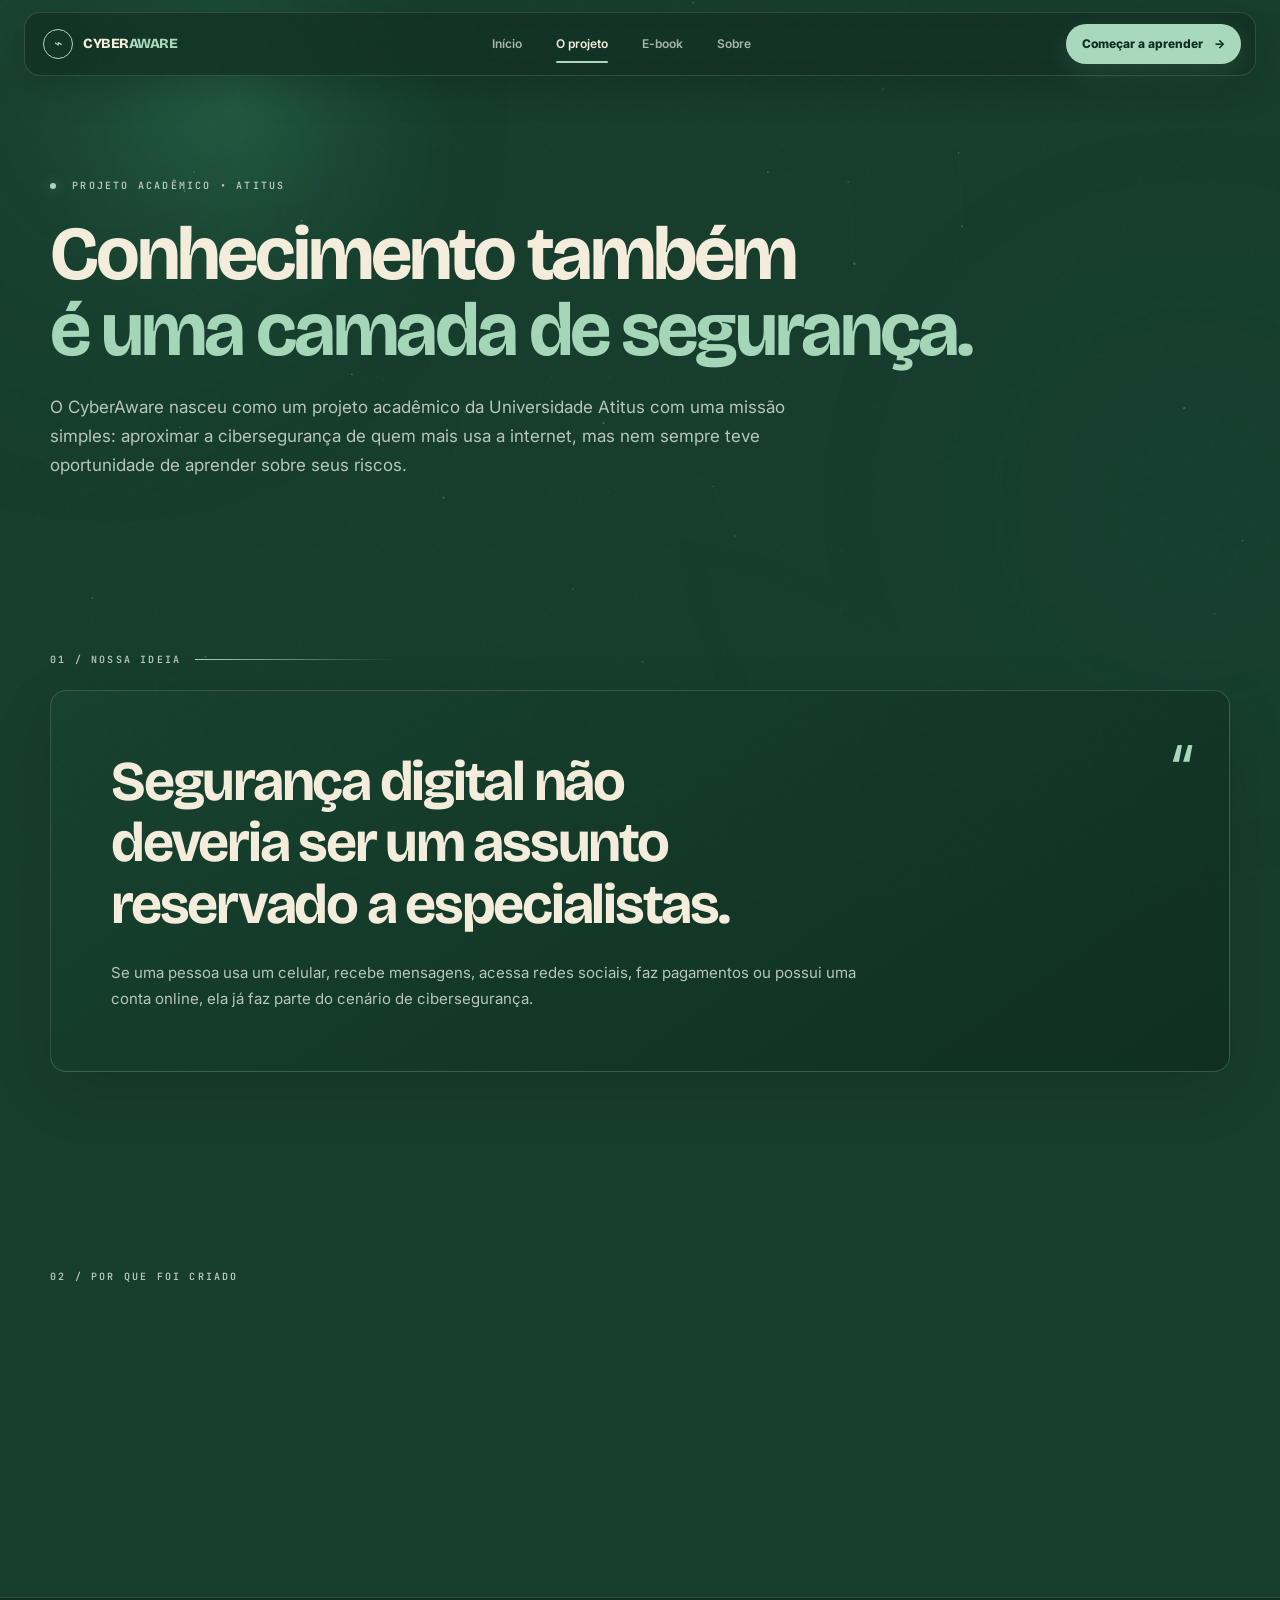
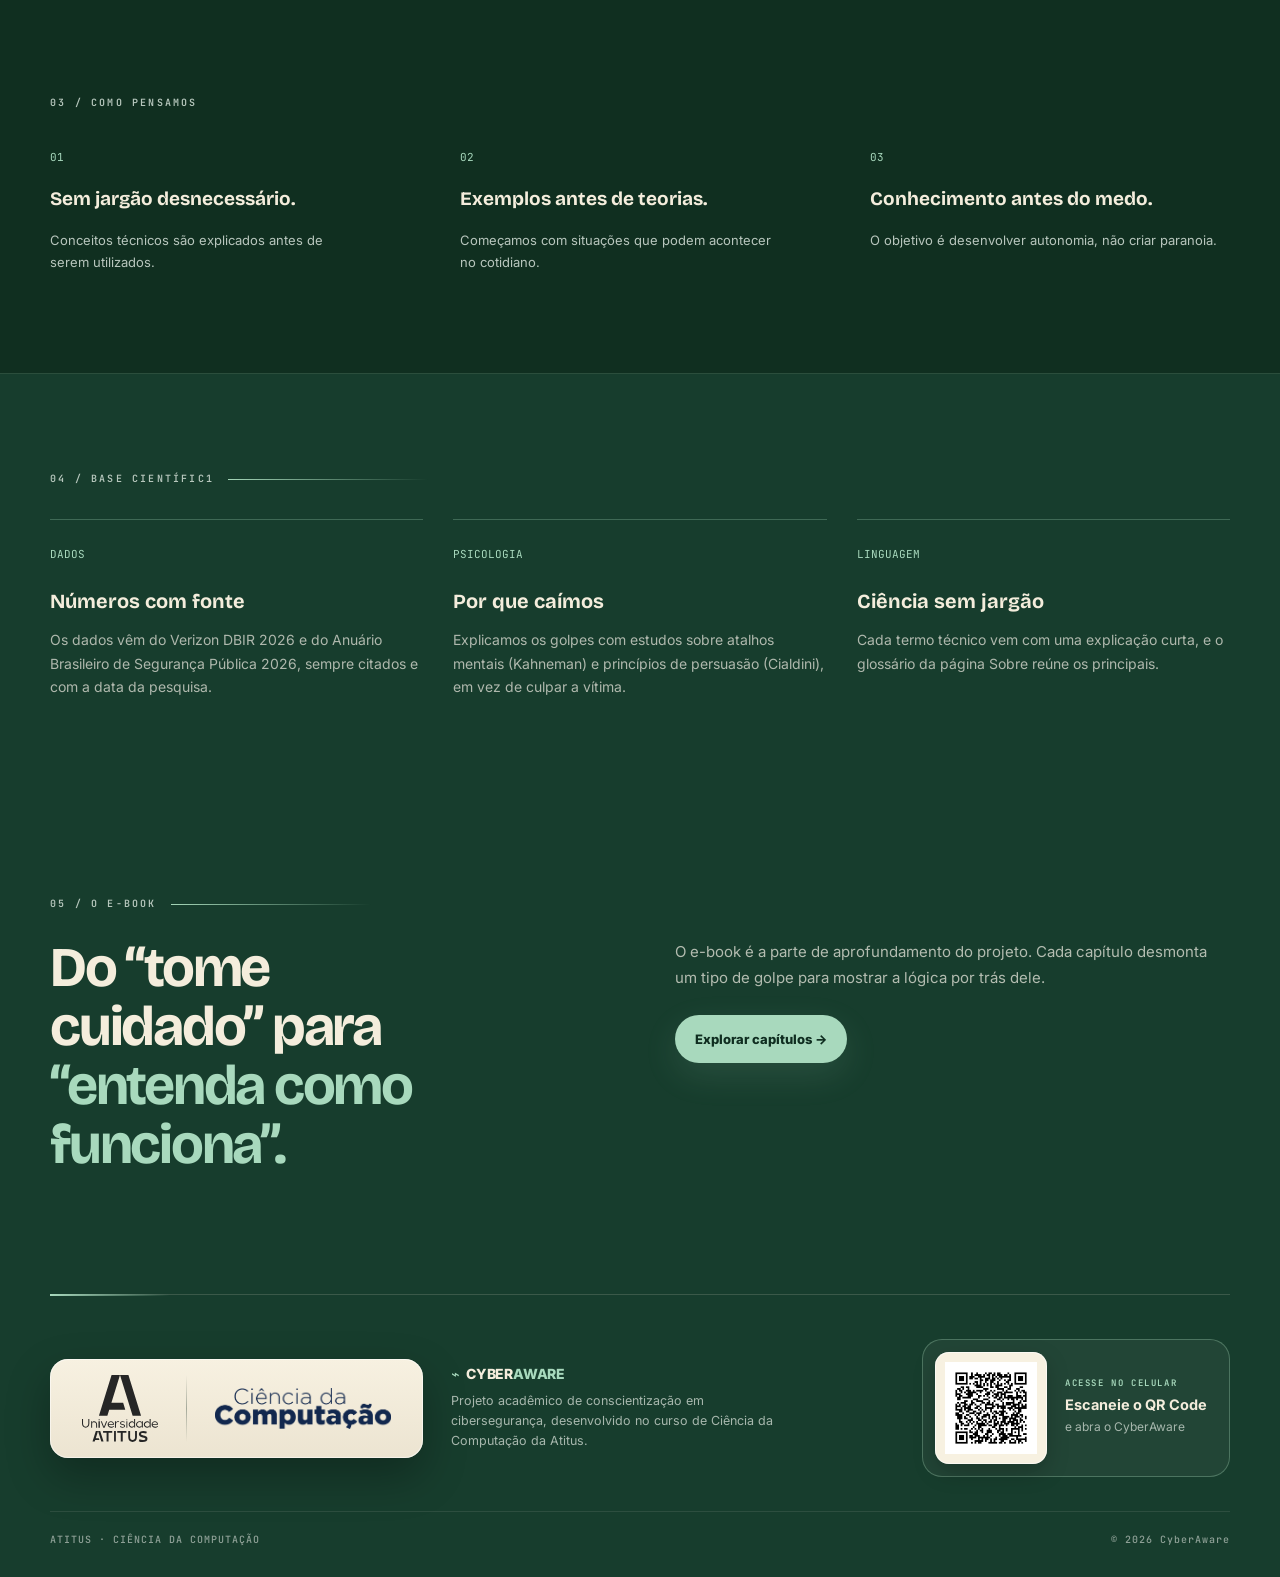
<file: projeto.html>
<!DOCTYPE html>
<html lang="pt-BR">
<head>
  <meta charset="UTF-8"><link rel="icon" href="data:image/svg+xml,%3Csvg xmlns='http://www.w3.org/2000/svg' viewBox='0 0 32 32'%3E%3Crect width='32' height='32' rx='8' fill='%23060a0f'/%3E%3Cpath d='M16 5l9 4v7c0 5-4 9-9 11-5-2-9-6-9-11V9z' fill='none' stroke='%2343c77f' stroke-width='2'/%3E%3C/svg%3E"><meta name="theme-color" content="#1c3d30"><meta name="description" content="O CyberAware é um projeto acadêmico da Atitus que explica golpes digitais em linguagem simples, com base em dados e estudos."><meta name="viewport" content="width=device-width, initial-scale=1.0">
  <title>O Projeto — CyberAware</title>
  <link rel="preconnect" href="https://fonts.googleapis.com"><link rel="preconnect" href="https://fonts.gstatic.com" crossorigin>
  <link href="https://fonts.googleapis.com/css2?family=Inter:wght@400;500;600;700;800&family=JetBrains+Mono:wght@400;500;600&family=Bricolage+Grotesque:opsz,wght@12..96,600..800&display=swap" rel="stylesheet">
  <link rel="stylesheet" href="style.css?v=10">
</head>
<body><div class="scroll-progress"></div><div class="noise"></div><div class="grid-bg"></div>
<div class="ambient-points" aria-hidden="true"><span></span><span></span><span></span><span></span><span></span><span></span></div>
  <div class="motion-backdrop" aria-hidden="true"><span class="motion-orb orb-green"></span><span class="motion-orb orb-blue"></span><span class="motion-orb orb-mint"></span><span class="motion-grid"></span></div>
  <canvas id="network-background" class="network-background" aria-hidden="true"></canvas>
<header class="navbar"><a class="brand" href="index.html"><span class="brand-mark">⌁</span><span>CYBER<span>AWARE</span></span></a>
<nav><a href="index.html">Início</a><a class="active" href="projeto.html">O projeto</a><a href="ebook.html">E-book</a><a href="sobre.html">Sobre</a></nav>
<a class="nav-cta" href="ebook.html">Começar a aprender <span>→</span></a></header>
<main>
<section class="page-hero container reveal"><div class="eyebrow"><span class="dot"></span> PROJETO ACADÊMICO • ATITUS</div>
<h1>Conhecimento também<br><span>é uma camada de segurança.</span></h1>
<p>O CyberAware nasceu como um projeto acadêmico da Universidade Atitus com uma missão simples: aproximar a cibersegurança de quem mais usa a internet, mas nem sempre teve oportunidade de aprender sobre seus riscos.</p></section>
<section class="manifesto section container reveal"><div class="section-label">01 / NOSSA IDEIA</div><div class="manifesto-box"><div class="quote-mark">“</div><h2>Segurança digital não deveria ser um assunto reservado a especialistas.</h2><p>Se uma pessoa usa um celular, recebe mensagens, acessa redes sociais, faz pagamentos ou possui uma conta online, ela já faz parte do cenário de cibersegurança.</p></div></section>
<section class="section container"><div class="section-label">02 / POR QUE FOI CRIADO</div><div class="story-grid"><article><span>01</span><h3>O problema</h3><p>Muitos conteúdos de segurança começam em um nível técnico que afasta quem está tendo o primeiro contato com o tema.</p></article><article><span>02</span><h3>A proposta</h3><p>Explicar ameaças usando linguagem simples, exemplos cotidianos e uma abordagem visual que facilite a compreensão.</p></article><article><span>03</span><h3>O resultado</h3><p>Dar ao visitante conhecimento suficiente para reconhecer situações suspeitas e tomar decisões mais conscientes.</p></article></div></section>
<section class="dark-band section"><div class="container"><div class="section-label">03 / COMO PENSAMOS</div><div class="principles"><div><b>01</b><h3>Sem jargão desnecessário.</h3><p>Conceitos técnicos são explicados antes de serem utilizados.</p></div><div><b>02</b><h3>Exemplos antes de teorias.</h3><p>Começamos com situações que podem acontecer no cotidiano.</p></div><div><b>03</b><h3>Conhecimento antes do medo.</h3><p>O objetivo é desenvolver autonomia, não criar paranoia.</p></div></div></div></section>
<section class="section container"><div class="section-label">04 / BASE CIENTÍFICA</div><div class="story-grid"><article><span>DADOS</span><h3>Números com fonte</h3><p>Os dados vêm do Verizon DBIR 2026 e do Anuário Brasileiro de Segurança Pública 2026, sempre citados e com a data da pesquisa.</p></article><article><span>PSICOLOGIA</span><h3>Por que caímos</h3><p>Explicamos os golpes com estudos sobre atalhos mentais (Kahneman) e princípios de persuasão (Cialdini), em vez de culpar a vítima.</p></article><article><span>LINGUAGEM</span><h3>Ciência sem jargão</h3><p>Cada termo técnico vem com uma explicação curta, e o glossário da página Sobre reúne os principais.</p></article></div></section>
<section class="section container"><div class="section-label">05 / O E-BOOK</div><div class="ebook-intro"><div><h2>Do “tome cuidado” para<br><span>“entenda como funciona”.</span></h2></div><div><p>O e-book é a parte de aprofundamento do projeto. Cada capítulo desmonta um tipo de golpe para mostrar a lógica por trás dele.</p><a class="btn primary" href="ebook.html">Explorar capítulos →</a></div></div></section>
</main><footer class="site-footer container">
  <div class="sf-main">
    <div class="sf-id">
      <div class="logo-plate" role="group" aria-label="Universidade Atitus e Ciência da Computação">
        <img class="lp-atitus" src="assets/atitus-logo.svg" alt="Universidade Atitus" width="166" height="145" loading="lazy">
        <span class="lp-divider" aria-hidden="true"></span>
        <img class="lp-cc" src="assets/ciencia-computacao-logo.png" alt="Ciência da Computação" width="737" height="174" loading="lazy">
      </div>
      <div class="sf-brand">
        <strong class="sf-name"><span aria-hidden="true">⌁</span> CYBER<em>AWARE</em></strong>
        <p>Projeto acadêmico de conscientização em cibersegurança, desenvolvido no curso de Ciência da Computação da Atitus.</p>
      </div>
    </div>
    <a class="qr-card" href="https://igorpmcj12-crypto.github.io/Cyberware/" aria-label="Abrir o site CyberAware" title="Abrir o site CyberAware">
      <span class="qr-frame"><img src="assets/qr-reference.png" alt="QR Code do site CyberAware" width="920" height="987" loading="lazy"></span>
      <span class="qr-text"><small>ACESSE NO CELULAR</small><b>Escaneie o QR Code</b><span>e abra o CyberAware</span></span>
    </a>
  </div>
  <div class="sf-bottom"><span>ATITUS · CIÊNCIA DA COMPUTAÇÃO</span><span>© 2026 CyberAware</span></div>
</footer><script src="script.js?v=9"></script></body></html>
</file>
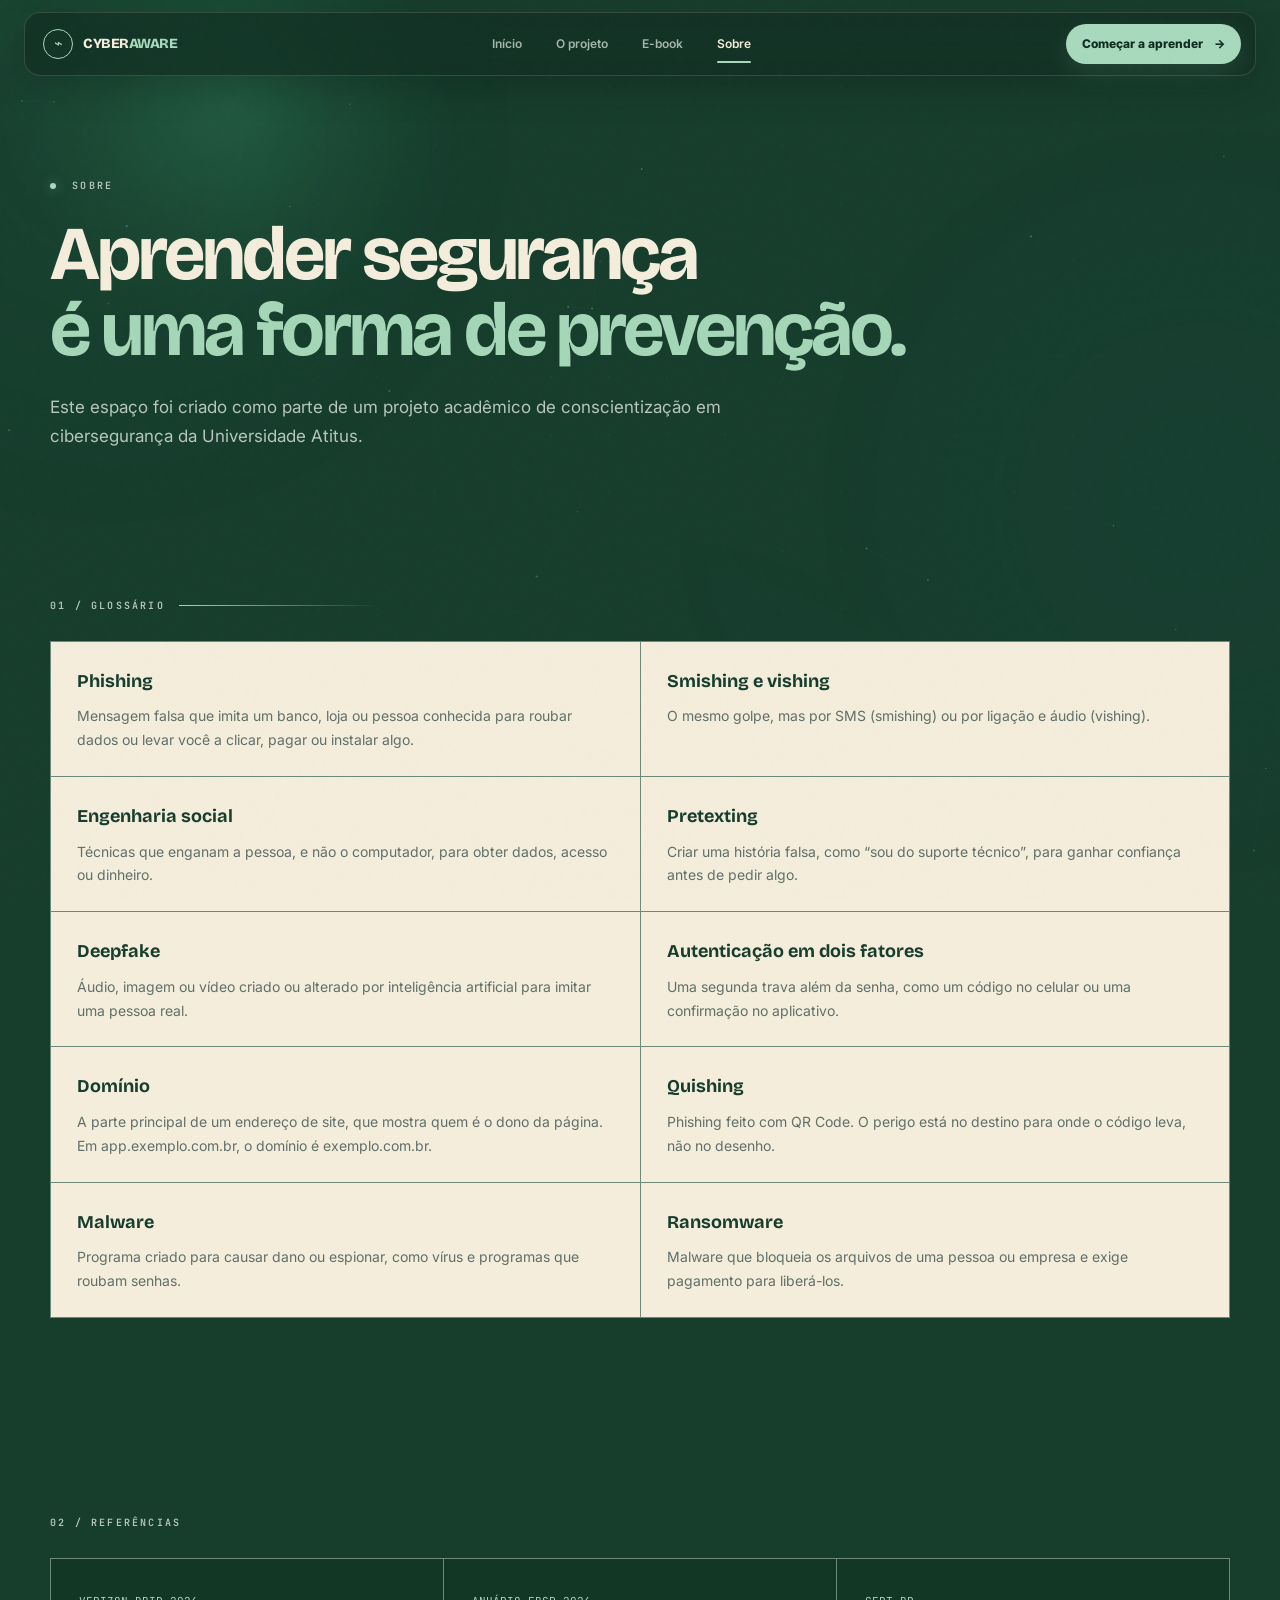
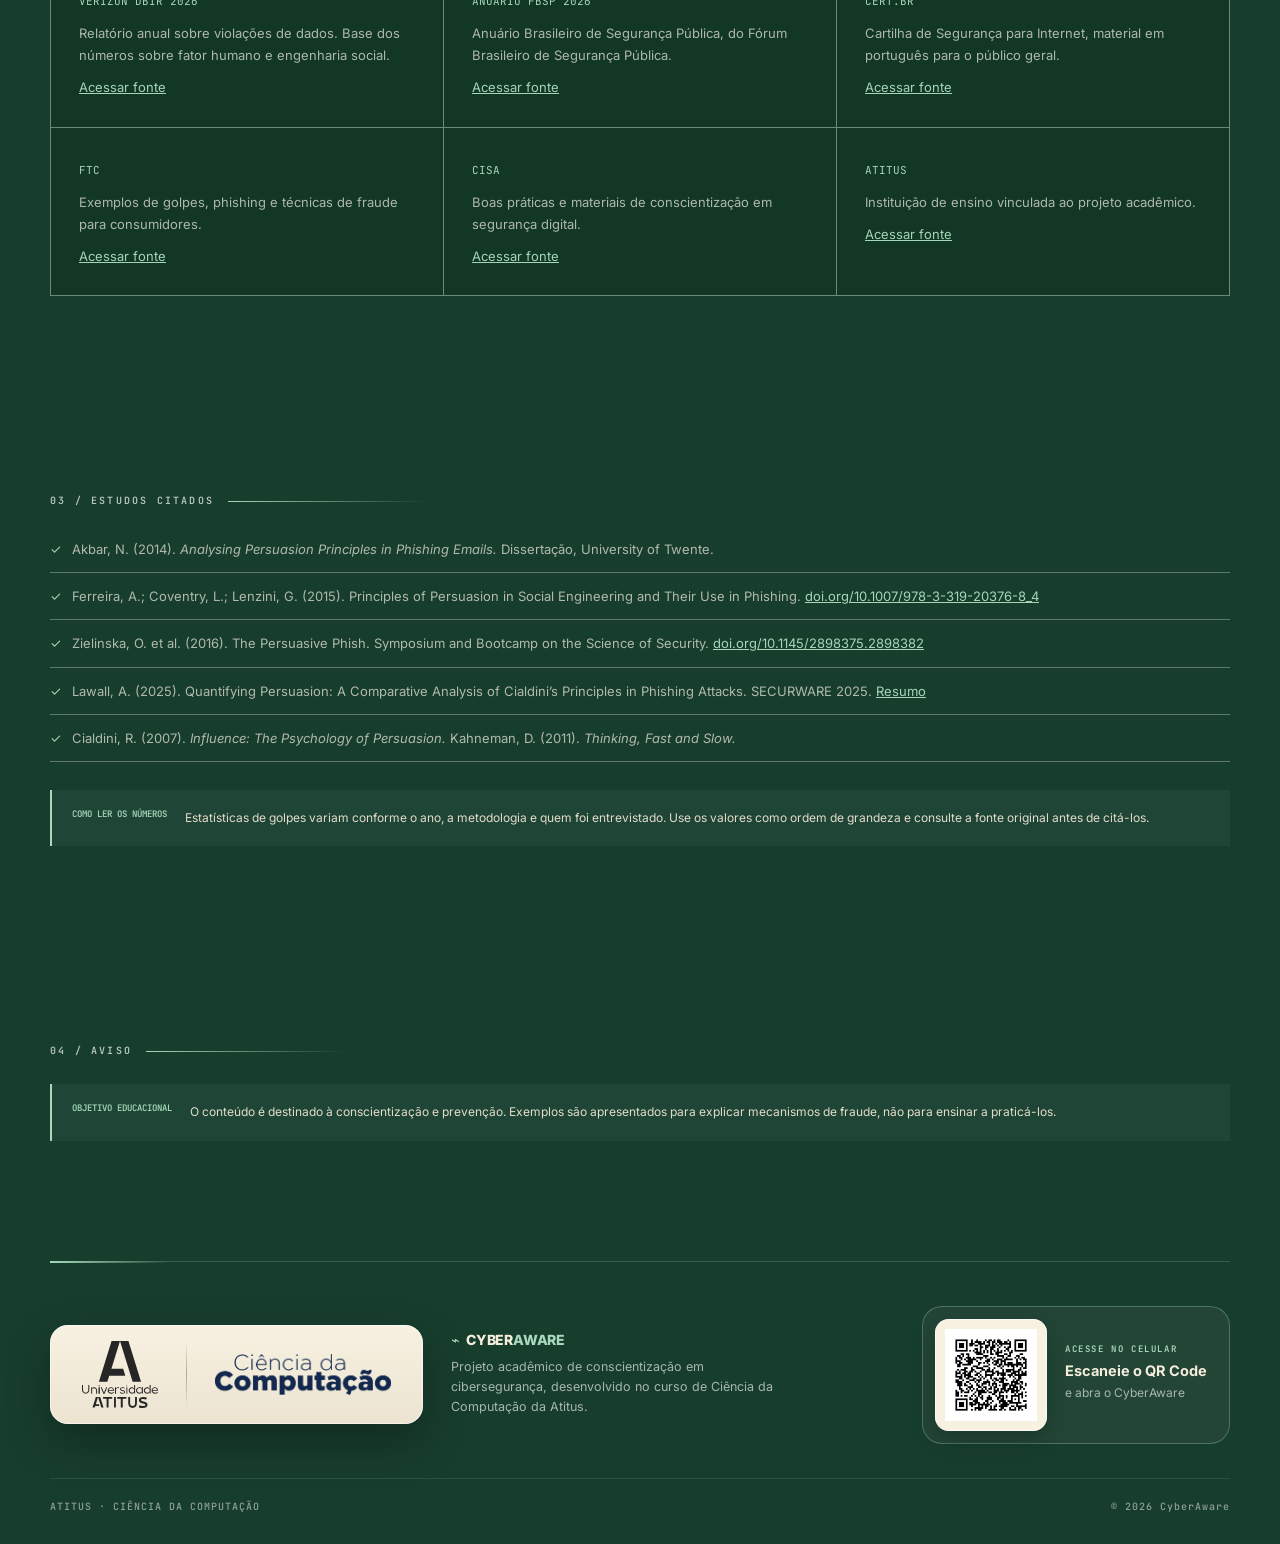
<file: sobre.html>
<!DOCTYPE html>
<html lang="pt-BR">
<head><meta charset="UTF-8"><link rel="icon" href="data:image/svg+xml,%3Csvg xmlns='http://www.w3.org/2000/svg' viewBox='0 0 32 32'%3E%3Crect width='32' height='32' rx='8' fill='%23060a0f'/%3E%3Cpath d='M16 5l9 4v7c0 5-4 9-9 11-5-2-9-6-9-11V9z' fill='none' stroke='%2343c77f' stroke-width='2'/%3E%3C/svg%3E"><meta name="theme-color" content="#1c3d30"><meta name="description" content="Glossário, fontes e estudos usados no projeto CyberAware, de conscientização em cibersegurança."><meta name="viewport" content="width=device-width, initial-scale=1.0"><title>Sobre — CyberAware</title>
<link rel="preconnect" href="https://fonts.googleapis.com"><link rel="preconnect" href="https://fonts.gstatic.com" crossorigin>
<link href="https://fonts.googleapis.com/css2?family=Inter:wght@400;500;600;700;800&family=JetBrains+Mono:wght@400;500;600&family=Bricolage+Grotesque:opsz,wght@12..96,600..800&display=swap" rel="stylesheet"><link rel="stylesheet" href="style.css?v=10"></head>
<body><div class="scroll-progress"></div><div class="noise"></div><div class="grid-bg"></div>
<div class="ambient-points" aria-hidden="true"><span></span><span></span><span></span><span></span><span></span><span></span></div>
  <div class="motion-backdrop" aria-hidden="true"><span class="motion-orb orb-green"></span><span class="motion-orb orb-blue"></span><span class="motion-orb orb-mint"></span><span class="motion-grid"></span></div>
  <canvas id="network-background" class="network-background" aria-hidden="true"></canvas><header class="navbar"><a class="brand" href="index.html"><span class="brand-mark">⌁</span><span>CYBER<span>AWARE</span></span></a><nav><a href="index.html">Início</a><a href="projeto.html">O projeto</a><a href="ebook.html">E-book</a><a class="active" href="sobre.html">Sobre</a></nav><a class="nav-cta" href="ebook.html">Começar a aprender <span>→</span></a></header>
<main><section class="page-hero compact container reveal"><div class="eyebrow"><span class="dot"></span> SOBRE</div><h1>Aprender segurança<br><span>é uma forma de prevenção.</span></h1><p>Este espaço foi criado como parte de um projeto acadêmico de conscientização em cibersegurança da Universidade Atitus.</p></section>
<section class="section container"><div class="section-label">01 / GLOSSÁRIO</div><div class="gloss"><div><b>Phishing</b><p>Mensagem falsa que imita um banco, loja ou pessoa conhecida para roubar dados ou levar você a clicar, pagar ou instalar algo.</p></div><div><b>Smishing e vishing</b><p>O mesmo golpe, mas por SMS (smishing) ou por ligação e áudio (vishing).</p></div><div><b>Engenharia social</b><p>Técnicas que enganam a pessoa, e não o computador, para obter dados, acesso ou dinheiro.</p></div><div><b>Pretexting</b><p>Criar uma história falsa, como “sou do suporte técnico”, para ganhar confiança antes de pedir algo.</p></div><div><b>Deepfake</b><p>Áudio, imagem ou vídeo criado ou alterado por inteligência artificial para imitar uma pessoa real.</p></div><div><b>Autenticação em dois fatores</b><p>Uma segunda trava além da senha, como um código no celular ou uma confirmação no aplicativo.</p></div><div><b>Domínio</b><p>A parte principal de um endereço de site, que mostra quem é o dono da página. Em app.exemplo.com.br, o domínio é exemplo.com.br.</p></div><div><b>Quishing</b><p>Phishing feito com QR Code. O perigo está no destino para onde o código leva, não no desenho.</p></div><div><b>Malware</b><p>Programa criado para causar dano ou espionar, como vírus e programas que roubam senhas.</p></div><div><b>Ransomware</b><p>Malware que bloqueia os arquivos de uma pessoa ou empresa e exige pagamento para liberá-los.</p></div></div></section>
<section class="section container"><div class="section-label">02 / REFERÊNCIAS</div><div class="sources"><div><b>VERIZON DBIR 2026</b><p>Relatório anual sobre violações de dados. Base dos números sobre fator humano e engenharia social.</p><p><a href="https://www.verizon.com/business/resources/reports/dbir/" target="_blank" rel="noopener" style="color:#a5d6b8">Acessar fonte</a></p></div><div><b>ANUÁRIO FBSP 2026</b><p>Anuário Brasileiro de Segurança Pública, do Fórum Brasileiro de Segurança Pública.</p><p><a href="https://forumseguranca.org.br/wp-content/uploads/2026/07/anuario-2026.pdf" target="_blank" rel="noopener" style="color:#a5d6b8">Acessar fonte</a></p></div><div><b>CERT.BR</b><p>Cartilha de Segurança para Internet, material em português para o público geral.</p><p><a href="https://cartilha.cert.br/" target="_blank" rel="noopener" style="color:#a5d6b8">Acessar fonte</a></p></div><div><b>FTC</b><p>Exemplos de golpes, phishing e técnicas de fraude para consumidores.</p><p><a href="https://consumer.ftc.gov/" target="_blank" rel="noopener" style="color:#a5d6b8">Acessar fonte</a></p></div><div><b>CISA</b><p>Boas práticas e materiais de conscientização em segurança digital.</p><p><a href="https://www.cisa.gov/" target="_blank" rel="noopener" style="color:#a5d6b8">Acessar fonte</a></p></div><div><b>ATITUS</b><p>Instituição de ensino vinculada ao projeto acadêmico.</p><p><a href="https://atitus.edu.br/" target="_blank" rel="noopener" style="color:#a5d6b8">Acessar fonte</a></p></div></div></section>
<section class="section container"><div class="section-label">03 / ESTUDOS CITADOS</div><div class="chapter" style="border:0;padding:20px 0 0"><ul class="checklist">
<li>Akbar, N. (2014). <i>Analysing Persuasion Principles in Phishing Emails.</i> Dissertação, University of Twente.</li>
<li>Ferreira, A.; Coventry, L.; Lenzini, G. (2015). Principles of Persuasion in Social Engineering and Their Use in Phishing. <a style="color:#a5d6b8" href="https://doi.org/10.1007/978-3-319-20376-8_4" target="_blank" rel="noopener">doi.org/10.1007/978-3-319-20376-8_4</a></li>
<li>Zielinska, O. et al. (2016). The Persuasive Phish. Symposium and Bootcamp on the Science of Security. <a style="color:#a5d6b8" href="https://doi.org/10.1145/2898375.2898382" target="_blank" rel="noopener">doi.org/10.1145/2898375.2898382</a></li>
<li>Lawall, A. (2025). Quantifying Persuasion: A Comparative Analysis of Cialdini’s Principles in Phishing Attacks. SECURWARE 2025. <a style="color:#a5d6b8" href="https://personales.upv.es/thinkmind/SECURWARE/SECURWARE_2025/securware_2025_1_180_30071.html" target="_blank" rel="noopener">Resumo</a></li>
<li>Cialdini, R. (2007). <i>Influence: The Psychology of Persuasion.</i> Kahneman, D. (2011). <i>Thinking, Fast and Slow.</i></li></ul>
<div class="note"><b>COMO LER OS NÚMEROS</b><span>Estatísticas de golpes variam conforme o ano, a metodologia e quem foi entrevistado. Use os valores como ordem de grandeza e consulte a fonte original antes de citá-los.</span></div></div></section>
<section class="section container"><div class="section-label">04 / AVISO</div><div class="note"><b>OBJETIVO EDUCACIONAL</b><span>O conteúdo é destinado à conscientização e prevenção. Exemplos são apresentados para explicar mecanismos de fraude, não para ensinar a praticá-los.</span></div></section></main>
<footer class="site-footer container">
  <div class="sf-main">
    <div class="sf-id">
      <div class="logo-plate" role="group" aria-label="Universidade Atitus e Ciência da Computação">
        <img class="lp-atitus" src="assets/atitus-logo.svg" alt="Universidade Atitus" width="166" height="145" loading="lazy">
        <span class="lp-divider" aria-hidden="true"></span>
        <img class="lp-cc" src="assets/ciencia-computacao-logo.png" alt="Ciência da Computação" width="737" height="174" loading="lazy">
      </div>
      <div class="sf-brand">
        <strong class="sf-name"><span aria-hidden="true">⌁</span> CYBER<em>AWARE</em></strong>
        <p>Projeto acadêmico de conscientização em cibersegurança, desenvolvido no curso de Ciência da Computação da Atitus.</p>
      </div>
    </div>
    <a class="qr-card" href="https://igorpmcj12-crypto.github.io/Cyberware/" aria-label="Abrir o site CyberAware" title="Abrir o site CyberAware">
      <span class="qr-frame"><img src="assets/qr-reference.png" alt="QR Code do site CyberAware" width="920" height="987" loading="lazy"></span>
      <span class="qr-text"><small>ACESSE NO CELULAR</small><b>Escaneie o QR Code</b><span>e abra o CyberAware</span></span>
    </a>
  </div>
  <div class="sf-bottom"><span>ATITUS · CIÊNCIA DA COMPUTAÇÃO</span><span>© 2026 CyberAware</span></div>
</footer><script src="script.js?v=9"></script></body></html>
</file>
<file: style.css>
*{box-sizing:border-box;margin:0;padding:0}html{scroll-behavior:smooth}body{font-family:Inter,system-ui,sans-serif;background:#1c3d30;color:#f4eddc;line-height:1.7;overflow-x:hidden}.noise{position:fixed;inset:0;pointer-events:none;z-index:10;opacity:.025;background-image:url("data:image/svg+xml,%3Csvg viewBox='0 0 180 180' xmlns='http://www.w3.org/2000/svg'%3E%3Cfilter id='n'%3E%3CfeTurbulence type='fractalNoise' baseFrequency='.9' numOctaves='2' stitchTiles='stitch'/%3E%3C/filter%3E%3Crect width='100%25' height='100%25' filter='url(%23n)' opacity='.5'/%3E%3C/svg%3E")}.grid-bg{position:fixed;inset:0;pointer-events:none;background-image:linear-gradient(rgba(83,255,168,.035) 1px,transparent 1px),linear-gradient(90deg,rgba(83,255,168,.035) 1px,transparent 1px);background-size:42px 42px;mask-image:linear-gradient(to bottom,black,transparent 78%);z-index:-1}.container{width:min(1180px,calc(100% - 48px));margin:auto}.navbar{height:78px;width:min(1280px,calc(100% - 48px));margin:auto;display:flex;align-items:center;justify-content:space-between;border-bottom:1px solid rgba(255,255,255,.07);position:relative;z-index:5}.brand{display:flex;gap:10px;align-items:center;text-decoration:none;color:#fff;font-weight:800;letter-spacing:-.5px}.brand span:last-child>span{color:#a5d6b8}.brand-mark{width:28px;height:28px;border:1px solid #a5d6b8;border-radius:8px;display:grid;place-items:center;color:#a5d6b8;box-shadow:0 0 24px rgba(67,199,127,.18)}nav{display:flex;gap:34px}nav a{color:#87939d;text-decoration:none;font-size:13px;font-weight:600;transition:.25s}nav a:hover,nav a.active{color:#fff}.nav-cta{font-size:12px;text-decoration:none;color:#173226;background:#a5d6b8;padding:11px 15px;border-radius:5px;font-weight:800}.nav-cta span{margin-left:8px}.hero{min-height:680px;display:grid;grid-template-columns:1.15fr .85fr;gap:80px;align-items:center;padding-top:70px;padding-bottom:80px}.eyebrow,.section-label{font:600 11px/1 JetBrains Mono,monospace;letter-spacing:1.8px;color:#aeb7ad}.dot{display:inline-block;width:6px;height:6px;border-radius:50%;background:#a5d6b8;box-shadow:0 0 12px #a5d6b8;margin-right:8px}.hero h1{font-size:clamp(46px,7vw,82px);line-height:.98;letter-spacing:-4px;margin:25px 0}.hero h1 span,.section h2 span,.page-hero h1 span,.ebook-hero h1 span{color:#a5d6b8}.hero p{max-width:660px;color:#c2c8bb;font-size:17px}.hero-actions{display:flex;gap:12px;margin-top:30px}.btn{display:inline-flex;align-items:center;gap:18px;text-decoration:none;font-size:13px;font-weight:800;padding:14px 19px;border-radius:5px}.btn.primary{background:#a5d6b8;color:#173226}.btn.ghost{border:1px solid #6e8b7a;color:#eee7d6}.btn.ghost:hover{border-color:#a5d6b8}.trust-line{font:11px JetBrains Mono,ui-monospace,monospace;color:#9ca69c;margin-top:30px}.trust-line span{color:#a5d6b8;margin-right:7px}.security-panel{border:1px solid #6e8b7a;background:rgba(7,13,19,.86);padding:24px;min-height:470px;box-shadow:0 0 70px rgba(38,190,116,.04);position:relative}.panel-top,.panel-bottom{display:flex;justify-content:space-between;font:10px JetBrains Mono,ui-monospace,monospace;color:#63717a;letter-spacing:1px}.live{color:#a5d6b8}.live i{display:inline-block;width:5px;height:5px;border-radius:50%;background:#a5d6b8;margin-right:5px;box-shadow:0 0 10px #a5d6b8}.shield{height:180px;display:grid;place-items:center;font-size:100px;color:#a5d6b8;text-shadow:0 0 35px rgba(67,199,127,.5);animation:pulse 3s infinite}.status{text-align:center;font:600 12px JetBrains Mono,ui-monospace,monospace;color:#c8d3d9;letter-spacing:2px}.terminal{margin:32px 0;border-top:1px solid #5d7869;border-bottom:1px solid #5d7869;padding:18px 0;font:12px/2 JetBrains Mono,ui-monospace,monospace;color:#aab3a9}.terminal .prompt{color:#a5d6b8}.terminal .ok{color:#a5d6b8}.terminal em{font-style:normal;color:#9ca69c}.terminal b{color:#fff}.panel-bottom{padding-top:20px}.panel-bottom strong{color:#a5d6b8}.section{padding:105px 0}.intro{border-top:1px solid rgba(255,255,255,.08)}.two-col{display:grid;grid-template-columns:1fr 1fr;gap:80px;margin-top:30px}.section h2{font-size:clamp(34px,5vw,58px);line-height:1.05;letter-spacing:-2.5px}.two-col p{color:#b5beb2;margin-bottom:18px}.why{background:rgba(255,255,255,.018);border-top:1px solid rgba(255,255,255,.05);border-bottom:1px solid rgba(255,255,255,.05)}.why-grid{display:grid;grid-template-columns:repeat(3,1fr);gap:1px;background:#6d8978;margin-top:34px}.feature-card{background:#1c3d30;padding:34px;min-height:270px;position:relative}.feature-card.featured{background:linear-gradient(145deg,rgba(67,199,127,.08),#1c3d30 55%)}.number{position:absolute;right:24px;top:22px;font:10px JetBrains Mono,ui-monospace,monospace;color:#8e988e}.icon{color:#a5d6b8;font-size:28px;margin-bottom:35px}.feature-card h3{font-size:21px;margin-bottom:9px}.feature-card p{color:#aeb7ad;font-size:14px}.section-heading{display:flex;justify-content:space-between;gap:50px;margin-top:25px}.section-heading p{max-width:380px;color:#b5beb2}.scenario-grid{display:grid;grid-template-columns:repeat(3,1fr);gap:15px;margin-top:35px}.scenario{border:1px solid #6d8978;padding:28px;min-height:280px;background:rgba(7,12,17,.7);transition:.3s}.scenario:hover{transform:translateY(-5px);border-color:rgba(67,199,127,.45);box-shadow:0 20px 50px rgba(0,0,0,.2)}.scenario-tag{font:600 10px JetBrains Mono,ui-monospace,monospace;color:#a5d6b8;letter-spacing:1.4px}.scenario h3{font-size:20px;line-height:1.25;margin:22px 0 13px}.scenario p{font-size:13px;color:#b1baaf}.scenario a{display:inline-block;margin-top:25px;color:#e9e1cf;text-decoration:none;font-size:12px;font-weight:700}.scenario a:hover{color:#a5d6b8}.ebook-callout{display:grid;grid-template-columns:1fr .7fr;align-items:center;gap:60px;border-top:1px solid rgba(255,255,255,.08)}.ebook-callout h2{margin:20px 0;font-size:50px;line-height:1.02;letter-spacing:-2px}.ebook-callout p{color:#b5beb2;max-width:620px;margin-bottom:28px}.book-visual{display:flex;justify-content:center}.book{width:250px;height:330px;padding:25px;border:1px solid #a5d6b8;background:linear-gradient(135deg,#1d4032,#1d4032);box-shadow:18px 20px 0 rgba(67,199,127,.06),0 0 70px rgba(67,199,127,.1);transform:rotate(3deg);position:relative}.book-code,.book-footer{font:9px JetBrains Mono,ui-monospace,monospace;color:#a5d6b8;letter-spacing:1px}.book-title{font-size:36px;font-weight:800;line-height:.9;margin-top:80px;letter-spacing:-2px}.book-footer{position:absolute;bottom:22px}.final{background:linear-gradient(180deg,transparent,rgba(67,199,127,.035));text-align:center;border-top:1px solid rgba(255,255,255,.06)}.final-inner{display:flex;align-items:center;flex-direction:column}.final h2{font-size:clamp(35px,5vw,60px);line-height:1.03;letter-spacing:-2.5px;margin:20px 0 30px}.footer{padding:35px 0 50px;border-top:1px solid rgba(255,255,255,.07);display:flex;justify-content:space-between;color:#9da69c}.brand-mini{color:#dbe4e8;font-weight:800;font-size:12px}.footer small{font-size:10px}.footer-right{display:flex;gap:30px;font:10px JetBrains Mono,ui-monospace,monospace}.page-hero{padding:120px 0 90px}.page-hero h1{font-size:clamp(48px,7vw,78px);line-height:1;letter-spacing:-3px;margin:25px 0}.page-hero p{max-width:780px;color:#bcc4b8;font-size:17px}.page-hero.compact{padding-bottom:50px}.manifesto-box{border:1px solid #6d8978;background:rgba(8,14,20,.8);padding:60px;margin-top:25px;position:relative}.quote-mark{position:absolute;color:#a5d6b8;font-size:70px;top:20px;right:35px}.manifesto-box h2{max-width:800px;font-size:38px;line-height:1.1;letter-spacing:-1.5px}.manifesto-box p{max-width:760px;color:#b3bcb0;margin-top:25px}.story-grid{display:grid;grid-template-columns:repeat(3,1fr);gap:30px;margin-top:35px}.story-grid article{border-top:1px solid #708c7c;padding-top:20px}.story-grid span,.principles b{color:#a5d6b8;font:11px JetBrains Mono,ui-monospace,monospace}.story-grid h3{margin:18px 0 10px;font-size:20px}.story-grid p{color:#afb8ad;font-size:14px}.dark-band{background:#163126;border-top:1px solid #4e675a;border-bottom:1px solid #4e675a}.principles{display:grid;grid-template-columns:repeat(3,1fr);gap:50px;margin-top:35px}.principles h3{font-size:19px;margin:14px 0}.principles p{color:#aeb7ad;font-size:13px}.ebook-intro{display:grid;grid-template-columns:1fr 1fr;gap:70px;margin-top:30px}.ebook-intro h2{font-size:42px;line-height:1.05;letter-spacing:-2px}.ebook-intro p{color:#b3bcb0;margin-bottom:25px}.ebook-hero{padding:100px 0 70px}.book-title-wrap{display:grid;grid-template-columns:1fr .6fr;align-items:center;gap:70px;margin-top:25px}.ebook-hero h1{font-size:clamp(60px,9vw,105px);line-height:.85;letter-spacing:-6px}.ebook-hero p{max-width:620px;color:#b5beb2;margin-top:30px;font-size:16px}.large-book{width:270px;height:360px;background:linear-gradient(140deg,#0b1816,#06100e);border:1px solid #a5d6b8;padding:25px;transform:rotate(4deg);box-shadow:20px 25px 0 rgba(67,199,127,.05),0 0 80px rgba(67,199,127,.1)}.book-code{font:9px JetBrains Mono,ui-monospace,monospace;color:#a5d6b8;line-height:1.7}.book-big{font-size:43px;line-height:.87;font-weight:800;letter-spacing:-3px;margin-top:75px}.reader{display:grid;grid-template-columns:220px 1fr;gap:70px;padding-bottom:100px}.reader aside{position:sticky;top:100px;height:max-content;border-left:1px solid #26343c;padding-left:20px}.toc-title{font:600 10px JetBrains Mono,ui-monospace,monospace;color:#a5d6b8;margin-bottom:18px;letter-spacing:1.5px}.reader aside a{display:block;text-decoration:none;color:#a1aa9f;font-size:11px;margin:13px 0}.reader aside a:hover{color:#fff}.chapter{padding:55px 0;border-top:1px solid #5f796b}.chapter:first-child{border-top:0}.chapter-num{font:600 11px JetBrains Mono,ui-monospace,monospace;color:#a5d6b8;margin-bottom:15px}.chapter h2{font-size:37px;line-height:1.08;letter-spacing:-1.5px;margin-bottom:18px}.chapter p{color:#b7beb3;max-width:780px}.note{margin-top:28px;border-left:2px solid #a5d6b8;background:rgba(67,199,127,.045);padding:18px 20px;display:flex;gap:18px}.note b{font:600 9px JetBrains Mono,ui-monospace,monospace;color:#a5d6b8;white-space:nowrap}.note span{font-size:12px;color:#e3dccb}.flow{display:grid;grid-template-columns:repeat(4,1fr);gap:1px;background:#6d8978;margin-top:32px}.flow>div{background:#214737;padding:20px}.flow b{color:#a5d6b8;font:10px JetBrains Mono,ui-monospace,monospace}.flow span{display:block;font-weight:700;margin-top:20px}.flow small{display:block;color:#9ca69c;font-size:10px;margin-top:7px}.fake-message{max-width:600px;margin:30px 0;border:1px solid #708b7b;background:#224838;padding:22px}.msg-head{font:9px JetBrains Mono,ui-monospace,monospace;color:#a5d6b8;letter-spacing:1px;border-bottom:1px solid #26343b;padding-bottom:14px;margin-bottom:17px}.fake-message p{font-size:13px;margin-bottom:12px}.fake-message button{background:#a5d6b8;border:0;padding:10px 15px;font-size:10px;font-weight:800;margin-top:8px}.fake-message small{display:block;color:#9ba49b;font:9px JetBrains Mono,ui-monospace,monospace;margin-top:14px}.chapter h3{font-size:17px;margin:30px 0 12px}.checklist{list-style:none}.checklist li{border-bottom:1px solid #5f796b;padding:12px 0;color:#b1b9ae;font-size:13px}.checklist li::before{content:"✓";color:#a5d6b8;margin-right:10px}.mini-grid{display:grid;grid-template-columns:repeat(3,1fr);gap:12px;margin-top:30px}.mini-grid div{border:1px solid #6d8978;padding:18px}.mini-grid span{display:block;color:#a5d6b8;font:9px JetBrains Mono,ui-monospace,monospace;margin-bottom:8px}.mini-grid b{font-size:13px}.terminal-card{border:1px solid #6b8877;background:#17362a;margin-top:30px;padding:25px;font:12px/2 JetBrains Mono,ui-monospace,monospace;color:#687780}.terminal-card span{color:#a5d6b8}.defense-list{margin-top:30px}.defense-list>div{display:grid;grid-template-columns:50px 130px 1fr;align-items:start;border-top:1px solid #617c6d;padding:20px 0}.defense-list b{color:#a5d6b8;font:10px JetBrains Mono,ui-monospace,monospace}.defense-list span{font-weight:800}.defense-list p{color:#aeb7ad;font-size:12px}.sources{display:grid;grid-template-columns:repeat(3,1fr);gap:1px;background:#6d8978;margin-top:30px}.sources div{background:#1c3d30;padding:28px}.sources b{color:#a5d6b8;font:11px JetBrains Mono,ui-monospace,monospace}.sources p{color:#aeb7ad;font-size:13px;margin-top:10px}@keyframes pulse{0%,100%{opacity:.85;transform:scale(1)}50%{opacity:1;transform:scale(1.05)}}.reveal{opacity:0;transform:translateY(20px);transition:opacity .8s ease,transform .8s ease}.reveal.visible{opacity:1;transform:none}.delay-1{transition-delay:.15s}@media(max-width:850px){.navbar{width:calc(100% - 28px)}nav{display:none}.nav-cta{margin-left:auto}.container{width:min(100% - 32px,1180px)}.hero,.two-col,.ebook-callout,.book-title-wrap,.ebook-intro{grid-template-columns:1fr;gap:40px}.hero{padding-top:55px}.security-panel{min-height:400px}.why-grid,.scenario-grid,.story-grid,.principles,.sources{grid-template-columns:1fr}.section-heading{display:block}.section-heading p{margin-top:20px}.reader{grid-template-columns:1fr;gap:30px}.reader aside{position:static;display:flex;gap:18px;overflow:auto;border-left:0;border-bottom:1px solid #26343c;padding:0 0 15px}.reader aside a{white-space:nowrap}.toc-title{display:none}.chapter h2{font-size:30px}.flow{grid-template-columns:1fr 1fr}.defense-list>div{grid-template-columns:40px 100px 1fr}.book-visual{order:-1}.large-book{width:220px;height:290px}.ebook-hero h1{font-size:62px}.hero h1{letter-spacing:-3px}.footer{display:block}.footer-right{margin-top:20px}.nav-cta{font-size:10px}.manifesto-box{padding:35px 25px}.manifesto-box h2{font-size:29px}.ebook-callout h2{font-size:40px}}

/* ===== ATMOSFERA ANIMADA ===== */
body::before,
body::after{
  content:"";
  position:fixed;
  pointer-events:none;
  z-index:-2;
  border-radius:50%;
  filter:blur(80px);
  opacity:.10;
  animation:ambientFloat 12s ease-in-out infinite alternate;
}
body::before{
  width:420px;
  height:420px;
  left:-180px;
  top:18%;
  background:radial-gradient(circle, rgba(67,199,127,.35) 0%, transparent 68%);
}
body::after{
  width:520px;
  height:520px;
  right:-240px;
  top:55%;
  background:radial-gradient(circle, rgba(60,150,255,.14) 0%, transparent 68%);
  animation-delay:-5s;
}
.grid-bg{
  animation:gridMove 18s linear infinite;
}
@keyframes gridMove{
  from{background-position:0 0,0 0}
  to{background-position:0 42px,42px 0}
}
@keyframes ambientFloat{
  0%{transform:translate3d(0,0,0) scale(1)}
  50%{transform:translate3d(30px,-20px,0) scale(1.06)}
  100%{transform:translate3d(-15px,25px,0) scale(.96)}
}

/* Pontos de luz sutis no fundo */
.ambient-points{
  position:fixed;
  inset:0;
  pointer-events:none;
  z-index:-1;
  overflow:hidden;
}
.ambient-points span{
  position:absolute;
  width:2px;
  height:2px;
  border-radius:50%;
  background:#a5d6b8;
  box-shadow:0 0 12px rgba(67,199,127,.55);
  opacity:0;
  animation:floatPoint linear infinite;
}
.ambient-points span:nth-child(1){left:12%;top:72%;animation-duration:9s;animation-delay:0s}
.ambient-points span:nth-child(2){left:28%;top:36%;animation-duration:13s;animation-delay:-3s}
.ambient-points span:nth-child(3){left:47%;top:82%;animation-duration:11s;animation-delay:-6s}
.ambient-points span:nth-child(4){left:63%;top:24%;animation-duration:15s;animation-delay:-8s}
.ambient-points span:nth-child(5){left:79%;top:68%;animation-duration:10s;animation-delay:-2s}
.ambient-points span:nth-child(6){left:91%;top:31%;animation-duration:14s;animation-delay:-5s}
@keyframes floatPoint{
  0%{opacity:0;transform:translateY(25px) scale(.7)}
  20%{opacity:.35}
  70%{opacity:.18}
  100%{opacity:0;transform:translateY(-90px) scale(1.2)}
}

/* ===== FEEDBACK DOS BOTÕES ===== */
.btn{
  position:relative;
  overflow:hidden;
  transition:transform .18s ease, box-shadow .25s ease, border-color .25s ease;
}
.btn.primary{
  box-shadow:0 0 0 rgba(67,199,127,0);
}
.btn.primary:hover{
  transform:translateY(-2px);
  box-shadow:0 12px 35px rgba(67,199,127,.16);
}
.btn:active{
  transform:scale(.96);
}
.btn-ripple{
  position:absolute;
  border-radius:50%;
  pointer-events:none;
  width:12px;
  height:12px;
  background:rgba(255,255,255,.38);
  transform:translate(-50%,-50%) scale(0);
  animation:ripple .55s ease-out forwards;
}
@keyframes ripple{
  to{
    transform:translate(-50%,-50%) scale(18);
    opacity:0;
  }
}


/* =========================================================
   CYBERAWARE — FUNDO MOTION v3
   Aurora ambiente + malha de conexões animadas em canvas.
   ========================================================= */

/* Mantém todas as camadas de fundo atrás do conteúdo. */
body{
  position:relative;
  isolation:isolate;
}
body > header,
body > main,
body > footer{
  position:relative;
  z-index:1;
}

/* Aurora com movimento lento, em vez de pontos quase imperceptíveis. */
body::before,
body::after{
  z-index:0;
  opacity:.22;
  filter:blur(95px);
  will-change:transform;
}
body::before{
  width:560px;
  height:560px;
  left:-210px;
  top:8%;
  background:radial-gradient(circle, rgba(42,170,112,.44) 0%, rgba(42,170,112,.12) 34%, transparent 70%);
  animation:auroraDriftA 19s ease-in-out infinite alternate;
}
body::after{
  width:620px;
  height:620px;
  right:-260px;
  top:38%;
  background:radial-gradient(circle, rgba(36,125,157,.26) 0%, rgba(36,125,157,.08) 38%, transparent 72%);
  animation:auroraDriftB 24s ease-in-out infinite alternate;
}
@keyframes auroraDriftA{
  0%{transform:translate3d(0,0,0) scale(.92)}
  50%{transform:translate3d(110px,70px,0) scale(1.12)}
  100%{transform:translate3d(35px,150px,0) scale(1.02)}
}
@keyframes auroraDriftB{
  0%{transform:translate3d(0,0,0) scale(1)}
  50%{transform:translate3d(-100px,-65px,0) scale(1.13)}
  100%{transform:translate3d(-35px,85px,0) scale(.95)}
}

/* Malha de pontos e conexões que ocupa o fundo inteiro. */
.network-background{
  position:fixed;
  inset:0;
  width:100%;
  height:100%;
  display:block;
  z-index:0;
  pointer-events:none;
  opacity:.72;
}

/* Grade com movimento e uma faixa luminosa que percorre a tela. */
.grid-bg{
  z-index:0;
  opacity:.58;
  animation:gridMove 28s linear infinite;
}
.grid-bg::after{
  content:"";
  position:absolute;
  left:0;
  top:-38%;
  width:100%;
  height:32%;
  background:linear-gradient(
    180deg,
    transparent,
    rgba(67,199,127,.035) 48%,
    rgba(67,199,127,.075) 50%,
    rgba(67,199,127,.025) 52%,
    transparent
  );
  animation:backgroundScan 17s linear infinite;
}
@keyframes backgroundScan{
  from{transform:translateY(0)}
  to{transform:translateY(440vh)}
}

/* Pontos complementares: um pouco mais visíveis e com trajetórias variadas. */
.ambient-points{
  z-index:0;
}
.ambient-points span{
  width:3px;
  height:3px;
  background:#b1dec2;
  box-shadow:0 0 14px rgba(67,199,127,.75),0 0 28px rgba(67,199,127,.2);
}
.ambient-points span:nth-child(2n){
  background:#9bb7c8;
  box-shadow:0 0 14px rgba(91,170,194,.55);
}
.ambient-points span:nth-child(1){animation-duration:13s}
.ambient-points span:nth-child(2){animation-duration:17s}
.ambient-points span:nth-child(3){animation-duration:15s}
.ambient-points span:nth-child(4){animation-duration:19s}
.ambient-points span:nth-child(5){animation-duration:14s}
.ambient-points span:nth-child(6){animation-duration:18s}

/* O ruído é a camada final, sempre muito discreta. */
.noise{
  z-index:10;
}

@media (max-width:700px){
  .network-background{opacity:.48}
  body::before,body::after{opacity:.15;filter:blur(75px)}
  .grid-bg{opacity:.38}
}

/* Respeita a preferência do visitante por menos movimento. */
@media (prefers-reduced-motion:reduce){
  html{scroll-behavior:auto}
  body::before,body::after,.grid-bg,.grid-bg::after,.ambient-points span{
    animation:none !important;
  }
  .network-background{opacity:.25}
}


/* =========================================================
   CYBERAWARE v4 — FUNDO ANIMADO VISÍVEL E COM CAMADAS FIXAS
   ========================================================= */
body {
  position: relative;
  isolation: isolate;
}

/* Camadas de fundo ficam sempre atrás do conteúdo e acima do fundo sólido. */
.grid-bg,
.ambient-points,
.motion-backdrop {
  position: fixed;
  inset: 0;
  pointer-events: none;
}
.grid-bg {
  z-index: 0;
  opacity: .72;
  background-image:
    linear-gradient(rgba(67,199,127,.075) 1px, transparent 1px),
    linear-gradient(90deg, rgba(67,199,127,.075) 1px, transparent 1px);
  background-size: 58px 58px;
  mask-image: linear-gradient(to bottom, black 0%, rgba(0,0,0,.72) 72%, transparent 100%);
  animation: gridDriftV4 24s linear infinite;
}
@keyframes gridDriftV4 {
  from { background-position: 0 0, 0 0; }
  to { background-position: 0 58px, 58px 0; }
}

.motion-backdrop {
  z-index: 0;
  overflow: hidden;
  opacity: 1;
}
.motion-orb {
  display: block;
  position: absolute;
  width: min(54vw, 680px);
  height: min(54vw, 680px);
  border-radius: 50%;
  filter: blur(82px);
  will-change: transform;
  mix-blend-mode: screen;
}
.orb-green {
  left: -18%;
  top: -24%;
  opacity: .23;
  background: radial-gradient(circle, rgba(47,190,119,.70) 0%, rgba(47,190,119,.22) 36%, transparent 72%);
  animation: orbFloatGreen 17s ease-in-out infinite alternate;
}
.orb-blue {
  right: -20%;
  top: 18%;
  opacity: .20;
  background: radial-gradient(circle, rgba(41,135,184,.62) 0%, rgba(41,135,184,.18) 40%, transparent 72%);
  animation: orbFloatBlue 21s ease-in-out infinite alternate;
}
.orb-mint {
  left: 25%;
  bottom: -43%;
  width: min(46vw, 580px);
  height: min(46vw, 580px);
  opacity: .16;
  background: radial-gradient(circle, rgba(68,207,151,.60) 0%, rgba(68,207,151,.14) 42%, transparent 73%);
  animation: orbFloatMint 25s ease-in-out infinite alternate;
}
@keyframes orbFloatGreen {
  0% { transform: translate3d(0,0,0) scale(.88); }
  50% { transform: translate3d(20vw,13vh,0) scale(1.14); }
  100% { transform: translate3d(10vw,26vh,0) scale(1.02); }
}
@keyframes orbFloatBlue {
  0% { transform: translate3d(0,0,0) scale(1); }
  50% { transform: translate3d(-17vw,12vh,0) scale(1.12); }
  100% { transform: translate3d(-8vw,-10vh,0) scale(.92); }
}
@keyframes orbFloatMint {
  0% { transform: translate3d(0,0,0) scale(.92); }
  100% { transform: translate3d(16vw,-18vh,0) scale(1.18); }
}

.motion-grid {
  position: absolute;
  inset: 0;
  opacity: .28;
  background-image: radial-gradient(rgba(117,220,169,.48) .8px, transparent .8px);
  background-size: 48px 48px;
  mask-image: radial-gradient(ellipse at 50% 42%, black 0%, rgba(0,0,0,.62) 48%, transparent 82%);
  animation: dotGridDrift 32s linear infinite;
}
@keyframes dotGridDrift {
  from { transform: translate3d(0,0,0); }
  to { transform: translate3d(48px,-48px,0); }
}

.network-background {
  position: fixed;
  inset: 0;
  display: block;
  z-index: 1;
  width: 100%;
  height: 100%;
  opacity: .90;
  pointer-events: none;
  mix-blend-mode: screen;
}

/* Texto e componentes permanecem acima do fundo animado. */
body > header,
body > main,
body > footer {
  position: relative;
  z-index: 2;
}
.navbar { z-index: 5; }
.noise { z-index: 10; }
.ambient-points { z-index: 0; }

@media (max-width: 700px) {
  .grid-bg { opacity: .44; }
  .network-background { opacity: .72; }
  .motion-orb { filter: blur(64px); }
  .orb-green, .orb-blue, .orb-mint { opacity: .14; }
}

@media (prefers-reduced-motion: reduce) {
  .grid-bg, .motion-grid { animation-duration: 90s !important; }
  .motion-orb { animation-duration: 90s !important; }
}


/* =========================================================
   CYBERAWARE v5 — movimento suave e discreto
   ========================================================= */

/* O fundo deve acompanhar a experiência, não disputar atenção. */
body::before,
body::after {
  animation: none !important;
  opacity: 0 !important;
}

/* Grade apenas como textura estática, quase imperceptível. */
.grid-bg {
  opacity: .16 !important;
  animation: none !important;
  background-size: 64px 64px !important;
  background-image:
    linear-gradient(rgba(67,199,127,.022) 1px, transparent 1px),
    linear-gradient(90deg, rgba(67,199,127,.022) 1px, transparent 1px) !important;
  mask-image: linear-gradient(to bottom, rgba(0,0,0,.55), transparent 82%) !important;
}
.grid-bg::after { display: none !important; }

/* Desliga os pontinhos CSS antigos para evitar excesso de estímulos. */
.ambient-points { display: none !important; }

/* Auroras bem difusas, com deslocamento lento e amplitude pequena. */
.motion-backdrop {
  opacity: .78 !important;
  overflow: hidden;
}
.motion-orb {
  filter: blur(115px) !important;
  mix-blend-mode: screen;
  will-change: transform;
}
.orb-green {
  opacity: .095 !important;
  animation: softGreenDrift 42s ease-in-out infinite alternate !important;
}
.orb-blue {
  opacity: .075 !important;
  animation: softBlueDrift 52s ease-in-out infinite alternate !important;
}
.orb-mint {
  opacity: .055 !important;
  animation: softMintDrift 58s ease-in-out infinite alternate !important;
}
@keyframes softGreenDrift {
  from { transform: translate3d(0,0,0) scale(.98); }
  to   { transform: translate3d(7vw,5vh,0) scale(1.05); }
}
@keyframes softBlueDrift {
  from { transform: translate3d(0,0,0) scale(1); }
  to   { transform: translate3d(-6vw,4vh,0) scale(1.04); }
}
@keyframes softMintDrift {
  from { transform: translate3d(0,0,0) scale(.98); }
  to   { transform: translate3d(5vw,-5vh,0) scale(1.04); }
}
.motion-grid {
  opacity: .075 !important;
  background-size: 58px 58px !important;
  animation: softDotDrift 70s linear infinite !important;
}
@keyframes softDotDrift {
  from { transform: translate3d(0,0,0); }
  to   { transform: translate3d(18px,-18px,0); }
}

/* A rede viva é a única animação detalhada. */
.network-background {
  opacity: .43 !important;
  mix-blend-mode: screen;
}

@media (max-width: 700px) {
  .network-background { opacity: .30 !important; }
  .motion-orb { filter: blur(90px) !important; }
  .orb-green { opacity: .075 !important; }
  .orb-blue { opacity: .06 !important; }
  .orb-mint { opacity: .04 !important; }
  .grid-bg { opacity: .11 !important; }
}

@media (prefers-reduced-motion: reduce) {
  .motion-orb, .motion-grid { animation: none !important; }
  .network-background { opacity: .18 !important; }
}

/* =========================================================
   CYBERAWARE v6 — efeitos modernos + conteúdo científico
   ========================================================= */
@view-transition{navigation:auto}
::view-transition-old(root),::view-transition-new(root){animation-duration:.35s}
h1,h2,h3,.stat b,.brand{font-family:"Bricolage Grotesque",Inter,system-ui,sans-serif}
.hero h1{letter-spacing:-3px}
:focus-visible{outline:2px solid #6fb3d9;outline-offset:3px}

/* Barra de progresso de leitura */
.scroll-progress{position:fixed;top:0;left:0;width:100%;height:3px;z-index:20;transform-origin:0 50%;transform:scaleX(0);background:linear-gradient(90deg,#a5d6b8,#9bb7c8);box-shadow:0 0 12px rgba(67,199,127,.6)}

/* Navbar fixa com desfoque */
.navbar{position:sticky;top:0;background:rgba(6,10,15,.72);backdrop-filter:blur(14px);-webkit-backdrop-filter:blur(14px);z-index:6}

/* Entrada do hero: um único momento orquestrado */
.hero h1{animation:heroIn 1s cubic-bezier(.2,.7,.2,1) both}
@keyframes heroIn{from{opacity:0;transform:translateY(26px);filter:blur(8px)}}
.terminal>div{opacity:0;animation:lineIn .45s ease forwards}
.terminal>div:nth-child(1){animation-delay:.5s}.terminal>div:nth-child(2){animation-delay:1.2s}
.terminal>div:nth-child(3){animation-delay:1.9s}.terminal>div:nth-child(4){animation-delay:2.6s}
.terminal>div:nth-child(5){animation-delay:3.3s}
.terminal>div:last-child::after{content:"▍";color:#a5d6b8;margin-left:4px;animation:blink 1s steps(1) infinite}
@keyframes lineIn{from{opacity:0;transform:translateX(-8px)}to{opacity:1;transform:none}}
@keyframes blink{50%{opacity:0}}
.shield{position:relative}
.shield::before{content:"";position:absolute;width:176px;height:176px;border:1px dashed rgba(67,199,127,.35);border-radius:50%;animation:spin 24s linear infinite}
@keyframes spin{to{transform:rotate(360deg)}}
.security-panel{transition:transform .2s ease;transform-style:preserve-3d}
.security-panel::after{content:"";position:absolute;left:0;right:0;top:-70px;height:70px;pointer-events:none;background:linear-gradient(transparent,rgba(67,199,127,.07),transparent);animation:panelScan 7s linear infinite}
@keyframes panelScan{to{transform:translateY(620px)}}
.meter{height:4px;background:#16222a;margin-top:12px;overflow:hidden}
.meter i{display:block;height:100%;width:0;background:linear-gradient(90deg,#2aa56b,#a5d6b8);transition:width 1.6s cubic-bezier(.2,.7,.2,1)}
.meter.on i{width:var(--w)}
.book,.large-book{transition:transform .25s ease}

/* Cartões com holofote que segue o cursor */
.spot{position:relative;overflow:hidden}
.spot::before{content:"";position:absolute;inset:0;pointer-events:none;opacity:0;transition:opacity .3s;background:radial-gradient(260px circle at var(--mx,50%) var(--my,50%),rgba(67,199,127,.13),transparent 65%)}
.spot:hover::before{opacity:1}

/* Revelação escalonada (usa animation para não brigar com o hover) */
.stg.reveal{opacity:1;transform:none}
:where(.stg:not(.visible))>*{opacity:0}
:where(.stg.visible)>*{animation:rise .7s cubic-bezier(.2,.7,.2,1) backwards;animation-delay:calc(var(--i,0)*90ms)}
@keyframes rise{from{opacity:0;transform:translateY(20px) scale(.98)}}

/* Números de impacto */
.stat-sec{padding:0 0 70px}
.stats{display:grid;grid-template-columns:repeat(4,1fr);gap:1px;background:#6d8978}
.stat{background:#1c3d30;padding:30px 26px}
.stat b{display:block;font-weight:800;font-size:clamp(34px,4.4vw,52px);line-height:1;letter-spacing:-2px;color:#a5d6b8}
.stat p{color:#aab6bf;font-size:14px;line-height:1.5;margin:12px 0 10px}
.stat small{font:10px JetBrains Mono,monospace;color:#5d6b74}

/* Faixa de sinais de alerta */
.marquee{overflow:hidden;border-block:1px solid rgba(255,255,255,.07);padding:15px 0;-webkit-mask-image:linear-gradient(90deg,transparent,#000 12%,#000 88%,transparent);mask-image:linear-gradient(90deg,transparent,#000 12%,#000 88%,transparent)}
.marquee-track{display:flex;gap:46px;width:max-content;animation:slide 45s linear infinite;font:12px JetBrains Mono,monospace;color:#8a98a2;white-space:nowrap}
.marquee:hover .marquee-track{animation-play-state:paused}
.marquee span::before{content:"⚠";color:#f5b942;margin-right:10px}
@keyframes slide{to{transform:translateX(-50%)}}

/* Glossário: termos técnicos explicados ao passar o mouse ou tocar */
.term{border-bottom:1px dotted #a5d6b8;cursor:help;position:relative;color:inherit}
.term:hover::after,.term:focus::after{content:attr(data-tip);position:absolute;left:0;bottom:calc(100% + 8px);width:260px;padding:11px 13px;background:#0d171d;border:1px solid #2f4450;border-radius:4px;color:#dbe4e8;font:400 12px/1.5 Inter,sans-serif;z-index:8;box-shadow:0 12px 30px rgba(0,0,0,.4)}

/* E-book: caixas de leitura */
.chapter p{font-size:16px;color:#a3b0b8}
.reader aside a{font-size:12px;transition:color .2s,transform .2s}
.reader aside a.active{color:#a5d6b8;transform:translateX(5px)}
.simple,.science{margin-top:24px;padding:18px 20px;display:grid;gap:8px;border-radius:4px}
.simple{border:1px solid rgba(67,199,127,.3);background:rgba(67,199,127,.05)}
.science{border:1px solid #2a3a44;background:rgba(80,150,200,.05)}
.simple b,.science b{font:600 11px JetBrains Mono,monospace;letter-spacing:1px}
.simple b{color:#a5d6b8}.science b{color:#6fb3d9}
.simple span,.science span{font-size:14px;color:#c9d4da;line-height:1.65}
.science small{font:10px JetBrains Mono,monospace;color:#6f7d86}

/* Mensagem falsa interativa */
.fake-message .hot{all:unset;cursor:pointer;border-bottom:2px dashed #f5b942;padding:0 2px;animation:hint 2.6s ease-in-out infinite}
.fake-message .hot:hover{background:rgba(245,185,66,.15)}
.fake-message .hot:focus-visible{outline:2px solid #6fb3d9;outline-offset:3px}
.fake-message .hot.found{border-bottom:2px solid #ff6b6b;background:rgba(255,107,107,.12);animation:none}
.fake-message .hot.cta{display:inline-block;background:#a5d6b8;color:#173226;padding:10px 15px;font-size:10px;font-weight:800;margin-top:8px;border-bottom:0}
.fake-message .hot.cta.found{background:#ff6b6b;color:#1a0707}
@keyframes hint{50%{background:rgba(245,185,66,.14)}}
.flagcount{font:12px JetBrains Mono,monospace;color:#8a98a2;margin:6px 0}
.flagcount b{color:#f5b942}
#flags li::before{content:"⚑";color:#ff6b6b}

/* Anatomia de um link */
.url{margin:24px 0 8px;padding:18px;border:1px solid #6d8978;background:#17362a;font:15px/1.8 JetBrains Mono,monospace;word-break:break-all}
.url .p,.url .path{color:#6f7d86}
.url .sub{color:#f5b942;text-decoration:line-through wavy rgba(245,185,66,.55)}
.url .dom{color:#173226;background:#a5d6b8;padding:1px 5px;border-radius:3px}
.urlnote{font-size:13px!important;color:#aeb7ad!important}

/* Cartas de persuasão (Cialdini) */
.cgrid{display:grid;grid-template-columns:repeat(3,1fr);gap:12px;margin-top:28px}
.cc{all:unset;cursor:pointer;display:block;perspective:800px;height:178px}
.cc-in{position:relative;width:100%;height:100%;transition:transform .6s cubic-bezier(.3,.8,.3,1);transform-style:preserve-3d}
.cc.flip .cc-in{transform:rotateY(180deg)}
.cc-f,.cc-b{position:absolute;inset:0;backface-visibility:hidden;-webkit-backface-visibility:hidden;border:1px solid #6d8978;background:#224838;padding:18px;display:flex;flex-direction:column;justify-content:space-between;font-size:13px;color:#aab6bf;line-height:1.5}
.cc-f b,.cc-b b{font-family:"Bricolage Grotesque",Inter,sans-serif;font-size:18px;color:#fff}
.cc-f em{font-style:normal;color:#f5b942;font-size:13px}
.cc-f small{font:10px JetBrains Mono,monospace;color:#5d6b74}
.cc-b{transform:rotateY(180deg);border-color:rgba(67,199,127,.45);background:#0a1511}
.cc-b b{color:#a5d6b8}
.cc:focus-visible .cc-f{outline:2px solid #6fb3d9}

/* Gráfico de barras */
.bars{display:grid;gap:12px;margin-top:24px}
.bar{display:grid;grid-template-columns:190px 1fr 46px;gap:12px;align-items:center;font-size:13px;color:#aab6bf}
.bar em{display:block;height:8px;background:#16222a;border-radius:4px;overflow:hidden}
.bar i{display:block;height:100%;width:0;background:linear-gradient(90deg,#2aa56b,#a5d6b8);transition:width 1.2s cubic-bezier(.2,.7,.2,1);transition-delay:calc(var(--i,0)*.12s)}
.bars.visible .bar i{width:var(--w)}
.bar b{font:600 12px JetBrains Mono,monospace;color:#a5d6b8;text-align:right}

/* Quiz */
.quizbox{border:1px solid #6d8978;background:#224838;padding:26px;margin-top:26px}
.qmeta{font:11px JetBrains Mono,monospace;color:#6f7d86;margin-bottom:10px}
.quizbox h3{margin:0 0 6px}
.qopt{display:block;width:100%;text-align:left;margin-top:10px;padding:13px 15px;background:transparent;border:1px solid #2a3841;border-radius:4px;color:#dbe4e8;font:inherit;font-size:14px;cursor:pointer;transition:.2s}
.qopt:hover:not(:disabled){border-color:#a5d6b8;background:rgba(67,199,127,.06)}
.qopt.ok{border-color:#a5d6b8;background:rgba(67,199,127,.14)}
.qopt.no{border-color:#ff6b6b;background:rgba(255,107,107,.1)}
.qexp{margin-top:16px;font-size:14px;color:#aab6bf}
.qnext{margin-top:16px;border:0;cursor:pointer}

@media(max-width:850px){.stats{grid-template-columns:1fr 1fr}.cgrid{grid-template-columns:1fr 1fr}.bar{grid-template-columns:120px 1fr 42px}}
@media(max-width:520px){.stats,.cgrid{grid-template-columns:1fr}}
@media(prefers-reduced-motion:reduce){
  .hero h1,.terminal>div,.shield::before,.security-panel::after,.marquee-track,.fake-message .hot{animation:none!important}
  .terminal>div{opacity:1}
  .stg>*{opacity:1!important;animation:none!important}
  .bar i,.meter i{transition:none}
  ::view-transition-group(*),::view-transition-old(*),::view-transition-new(*){animation:none!important}
}

/* =========================================================
   CYBERAWARE v7 — correção de quebras de linha + chuva de código
   ========================================================= */
h1,h2,h3{text-wrap:balance;overflow-wrap:break-word}
.hero h1{font-size:clamp(40px,6.2vw,74px);letter-spacing:-2.5px}
.page-hero h1{font-size:clamp(40px,6.4vw,70px);letter-spacing:-2.5px}
.section h2{font-size:clamp(30px,4.4vw,52px);letter-spacing:-2px}
.ebook-callout h2{font-size:clamp(32px,4.4vw,46px)}
.ebook-hero h1{font-size:clamp(52px,8vw,96px);letter-spacing:-4px}
.chapter h2{font-size:clamp(28px,3.6vw,36px);letter-spacing:-1.2px}
.section-label{white-space:nowrap}
.cc-in{display:block}
.panel-bottom{align-items:flex-end;gap:14px}
.panel-bottom span{line-height:1.5}
.panel-bottom strong{font-size:24px;white-space:nowrap}
.stat small,.science small{display:block;line-height:1.5}
.bar span{line-height:1.3}
.rain-bg{position:fixed;inset:0;width:100%;height:100%;z-index:1;pointer-events:none;opacity:.5;-webkit-mask-image:radial-gradient(ellipse at 50% 45%,transparent 18%,#000 85%);mask-image:radial-gradient(ellipse at 50% 45%,transparent 18%,#000 85%)}
@media(max-width:700px){.rain-bg{opacity:.3}}
@media(prefers-reduced-motion:reduce){.rain-bg{display:none}}

/* =========================================================
   CYBERAWARE v8 — versão final: correções + efeitos mais vivos
   ========================================================= */

/* Grades com linhas finas: bordas nas células (sem faixa cinza antes da animação) */
.why-grid,.stats,.flow,.sources{gap:0;background:none;border-top:1px solid #6d8978;border-left:1px solid #6d8978}
.why-grid>*,.stats>*,.flow>*,.sources>*{border-right:1px solid #6d8978;border-bottom:1px solid #6d8978}

/* Holofote sem cortar tooltips do glossário */
.spot{overflow:visible}
.security-panel,.quizbox{overflow:hidden}

/* Texto: espaçamento e entrelinhas do e-book */
.chapter p+p,.chapter p+.simple,.chapter p+.science{margin-top:16px}
.chapter h2+p{margin-top:4px}
.chapter .flagcount{margin-top:18px}
.book-title{letter-spacing:-1px}
.book-big{letter-spacing:-2px}
.large-book{width:280px}

/* Título em palavras que entram uma a uma */
.hero h1,.page-hero h1,.ebook-hero h1{animation:none}
.w{display:inline-block;opacity:0;transform:translateY(.45em);filter:blur(6px);animation:wordIn .85s cubic-bezier(.2,.7,.2,1) forwards;animation-delay:var(--d,0ms)}
@keyframes wordIn{to{opacity:1;transform:none;filter:none}}

/* Radar no painel do hero */
.shield{isolation:isolate}
.shield::before{z-index:-1;width:180px;height:180px;border:1px solid rgba(67,199,127,.3);background:conic-gradient(from 0deg,rgba(67,199,127,.32),rgba(67,199,127,0) 30%);animation:spin 4.5s linear infinite}
.shield::after{content:"";position:absolute;z-index:-1;width:110px;height:110px;border:1px dashed rgba(67,199,127,.3);border-radius:50%}

/* Fundo mais vivo: auroras, grade de pontos e rede */
.orb-green{opacity:.17!important;animation-duration:30s!important}
.orb-blue{opacity:.14!important;animation-duration:36s!important}
.orb-mint{opacity:.10!important;animation-duration:40s!important}
.motion-grid{opacity:.12!important}
.network-background{opacity:.62!important}
.rain-bg{opacity:.62;-webkit-mask-image:radial-gradient(ellipse at 50% 45%,transparent 10%,rgba(0,0,0,.55) 45%,#000 90%);mask-image:radial-gradient(ellipse at 50% 45%,transparent 10%,rgba(0,0,0,.55) 45%,#000 90%)}
.cursor-glow{position:fixed;left:-220px;top:-220px;width:440px;height:440px;border-radius:50%;pointer-events:none;z-index:1;background:radial-gradient(circle,rgba(67,199,127,.17),rgba(67,199,127,.05) 42%,transparent 70%);mix-blend-mode:screen;will-change:transform}

/* Rótulos de seção com linha que se desenha */
.section-label{display:flex;align-items:center;gap:14px}
.section-label::after{content:"";height:1px;width:200px;max-width:30vw;background:linear-gradient(90deg,#a5d6b8,transparent);transform-origin:0 50%;transform:scaleX(0);transition:transform 1.1s cubic-bezier(.2,.7,.2,1)}
.section-label.on::after{transform:scaleX(1)}

/* Glossário */
.gloss{display:grid;grid-template-columns:repeat(2,1fr);gap:0;margin-top:30px;border-top:1px solid #6d8978;border-left:1px solid #6d8978}
.gloss>div{padding:24px 26px;border-right:1px solid #6d8978;border-bottom:1px solid #6d8978;background:#1c3d30;transition:background .3s}
.gloss>div:hover{background:rgba(67,199,127,.05)}
.gloss b{font-family:"Bricolage Grotesque",Inter,sans-serif;font-size:18px;color:#a5d6b8}
.gloss p{color:#9aa7b0;font-size:14px;margin-top:8px}

/* Menu do celular */
.menu-btn{display:none;margin-left:10px;width:42px;height:38px;padding:0;border:1px solid #2a3841;border-radius:5px;background:transparent;cursor:pointer;place-items:center;align-content:center;gap:5px}
.menu-btn span{display:block;width:18px;height:2px;background:#dbe4e8;transition:transform .3s,opacity .3s}
.menu-btn.open span:nth-child(1){transform:translateY(7px) rotate(45deg)}
.menu-btn.open span:nth-child(2){opacity:0}
.menu-btn.open span:nth-child(3){transform:translateY(-7px) rotate(-45deg)}
@media(max-width:850px){
  .menu-btn{display:grid}
  nav.open{display:flex;position:absolute;top:78px;left:0;right:0;flex-direction:column;gap:2px;padding:12px;background:rgba(7,13,18,.97);border:1px solid #6e8b7a;backdrop-filter:blur(14px)}
  nav.open a{padding:13px 10px;font-size:15px;border-radius:4px}
  nav.open a:hover,nav.open a.active{background:rgba(67,199,127,.08)}
  .gloss{grid-template-columns:1fr}
  .section-label::after{display:none}
}
@media(prefers-reduced-motion:reduce){.w,.cursor-glow{animation:none;opacity:1;transform:none;filter:none}.cursor-glow{display:none}.section-label::after{transition:none;transform:scaleX(1)}}

/* Palavras do título: branco por padrão, verde só dentro do destaque */
.hero h1 .w,.page-hero h1 .w,.ebook-hero h1 .w{color:#f4eddc}
.hero h1 span:not(.w) .w,.page-hero h1 span:not(.w) .w,.ebook-hero h1 span:not(.w) .w{color:#a5d6b8}

/* Menu mobile opaco */
@media(max-width:850px){nav.open{background:#070d12;backdrop-filter:none;-webkit-backdrop-filter:none;box-shadow:0 20px 40px rgba(0,0,0,.5)}}
.chapter .flagcount{font-size:12px;max-width:none}
.navbar{background:rgba(6,10,15,.92)}

/* ===== PALETA DA IDENTIDADE VISUAL ATITUS ===== */
:root{
  --forest:#1c3d30;
  --forest-deep:#163126;
  --cream:#f4eddc;
  --mint:#a5d6b8;
  --mint-soft:#b1dec2;
  --navy:#173a5d;
  --line:#6e8b7a;
  --muted:#b7c0b4;
}
body{background:var(--forest);color:var(--cream)}
.grid-bg{background-image:linear-gradient(rgba(244,237,220,.045) 1px,transparent 1px),linear-gradient(90deg,rgba(244,237,220,.045) 1px,transparent 1px)}
.navbar{border-bottom-color:rgba(244,237,220,.16)}
.brand,.brand-mark,nav a.active,nav a:hover{color:var(--cream)}
.brand span:last-child>span,.dot,.trust-line span,.section-label,.scenario-tag,.chapter-num,.toc-title,.story-grid span,.principles b,.book-code,.book-footer,.panel-bottom strong,.terminal .prompt,.terminal .ok,.quote-mark,.icon{color:var(--mint)}
.brand-mark{border-color:var(--mint);box-shadow:0 0 24px rgba(165,214,184,.18)}
.nav-cta,.btn.primary{background:var(--cream);color:var(--forest-deep)}
.btn.ghost{border-color:rgba(244,237,220,.28);color:var(--cream)}
.btn.ghost:hover{border-color:var(--mint)}
.hero h1 span,.section h2 span,.page-hero h1 span,.ebook-hero h1 span{color:var(--mint)}
.hero p,.two-col p,.section-heading p,.ebook-callout p,.page-hero p,.ebook-hero p,.chapter p{color:var(--muted)}
.security-panel,.manifesto-box,.scenario,.fake-message{background:rgba(18,49,38,.78);border-color:rgba(165,214,184,.32);box-shadow:0 0 70px rgba(165,214,184,.06)}
.security-panel{background:rgba(18,49,38,.86)}
.panel-top,.panel-bottom{color:var(--muted)}
.status{color:var(--mint)}
.terminal{border-color:rgba(244,237,220,.18)}
.terminal b{color:var(--cream)}
.why{background:rgba(244,237,220,.035);border-color:rgba(244,237,220,.10)}
.feature-card{background:var(--forest);border-color:rgba(244,237,220,.10)}
.feature-card.featured{background:linear-gradient(145deg,rgba(165,214,184,.12),var(--forest) 55%)}
.scenario:hover{border-color:rgba(165,214,184,.55)}
.scenario a,.reader aside a:hover{color:var(--cream)}
.ebook-callout,.intro,.final{border-color:rgba(244,237,220,.16)}
.book,.large-book{border-color:var(--mint);background:linear-gradient(135deg,#244b3b,#18352a);box-shadow:18px 20px 0 rgba(165,214,184,.08),0 0 70px rgba(165,214,184,.10)}
.final{background:linear-gradient(180deg,transparent,rgba(165,214,184,.05))}
.footer{border-top-color:rgba(244,237,220,.16);color:#a9b1a6}
.brand-mini{color:var(--cream)}
.institutional-footer{display:flex;align-items:center;justify-content:space-between;gap:30px;padding-top:34px;padding-bottom:42px}
.footer-branding{display:flex;align-items:center;gap:28px;min-width:0}
.footer-logos{display:flex;align-items:center;gap:18px}
.footer-logos img{display:block;object-fit:contain;background:var(--cream);border-radius:4px;padding:5px}
.logo-atitus{width:104px;height:72px}
.logo-cc{width:164px;height:72px}
.logo-divider{width:1px;height:62px;background:rgba(244,237,220,.45)}
.footer-copy{max-width:260px}
.footer-actions{display:flex;align-items:center;gap:22px}
.site-qr{display:block;width:82px;height:82px;border:2px solid var(--forest-deep);border-radius:10px;background:var(--cream);padding:4px;transition:transform .2s ease,box-shadow .2s ease}
.site-qr:hover{transform:translateY(-2px);box-shadow:0 10px 30px rgba(0,0,0,.18)}
.site-qr img{width:100%;height:100%;object-fit:cover;display:block}
.footer-right>div{display:flex;gap:20px;font:10px JetBrains Mono,ui-monospace,monospace;color:var(--cream)}
@media(max-width:850px){
 .institutional-footer{display:block}
 .footer-branding{display:block}
 .footer-logos{justify-content:center;flex-wrap:wrap;margin-bottom:20px}
 .footer-copy{text-align:center;margin:0 auto}
 .footer-actions{justify-content:center;margin-top:24px}
 .logo-atitus{width:92px;height:64px}.logo-cc{width:148px;height:64px}
}

/* ===== MODO OFF-WHITE PRINCIPAL ===== */
:root{
  --forest:#1c3d30;
  --forest-deep:#163126;
  --cream:#f4eddc;
  --mint:#a5d6b8;
  --mint-soft:#b1dec2;
  --navy:#173a5d;
  --line:#9ab5a5;
  --muted:#52645a;
}
body{background:var(--cream);color:var(--forest)}
.grid-bg{background-image:linear-gradient(rgba(28,61,48,.035) 1px,transparent 1px),linear-gradient(90deg,rgba(28,61,48,.035) 1px,transparent 1px);opacity:.7}
.navbar{background:rgba(244,237,220,.94);border-bottom-color:rgba(28,61,48,.16)}
.brand{color:var(--forest)}
.brand span:last-child>span{color:var(--forest)}
.brand-mark{border-color:var(--forest);color:var(--forest);box-shadow:0 0 24px rgba(28,61,48,.12)}
nav a{color:#617067}
nav a:hover,nav a.active{color:var(--forest)}
.nav-cta,.btn.primary{background:var(--forest);color:var(--cream)}
.btn.ghost{border-color:rgba(28,61,48,.35);color:var(--forest)}
.btn.ghost:hover{border-color:var(--forest)}
.eyebrow,.section-label{color:#617067}
.dot,.trust-line span,.section-label,.scenario-tag,.chapter-num,.toc-title,.story-grid span,.principles b,.book-code,.book-footer,.panel-bottom strong,.terminal .prompt,.terminal .ok,.quote-mark,.icon{color:var(--forest)}
.dot{background:var(--forest);box-shadow:0 0 12px rgba(28,61,48,.3)}
.hero h1,.section h2,.page-hero h1,.ebook-hero h1{color:var(--forest)}
.hero h1 span,.section h2 span,.page-hero h1 span,.ebook-hero h1 span{color:#2f7257}
.hero p,.two-col p,.section-heading p,.ebook-callout p,.page-hero p,.ebook-hero p,.chapter p{color:var(--muted)}
.trust-line{color:#6b776f}
.security-panel{background:var(--forest);border-color:rgba(28,61,48,.55);box-shadow:0 0 70px rgba(28,61,48,.10)}
.panel-top,.panel-bottom{color:#9db1a5}
.status{color:var(--mint)}
.shield{color:var(--mint);text-shadow:0 0 35px rgba(165,214,184,.35)}
.terminal{border-color:rgba(244,237,220,.24);color:#c5d0c8}
.terminal b{color:var(--cream)}
.why{background:rgba(28,61,48,.035);border-color:rgba(28,61,48,.12)}
.feature-card{background:var(--forest)}
.feature-card.featured{background:linear-gradient(145deg,rgba(165,214,184,.14),var(--forest) 55%)}
.scenario{background:#1c3d30;border-color:#7f9d8b}
.scenario:hover{border-color:var(--mint)}
.scenario p,.feature-card p,.two-col p,.section-heading p{color:#aebbb2}
.scenario a,.reader aside a:hover{color:var(--cream)}
.ebook-callout,.intro,.final{border-color:rgba(28,61,48,.16)}
.book,.large-book{border-color:var(--mint);background:linear-gradient(135deg,#244b3b,#18352a);box-shadow:18px 20px 0 rgba(28,61,48,.08),0 0 70px rgba(28,61,48,.10)}
.final{background:linear-gradient(180deg,transparent,rgba(28,61,48,.05))}
.footer{border-top-color:rgba(28,61,48,.16);color:#68756d}
.brand-mini{color:var(--forest)}
.manifesto-box,.fake-message{background:var(--forest);border-color:rgba(165,214,184,.4)}
.manifesto-box h2{color:var(--cream)}
.manifesto-box p{color:#b8c6bd}
.dark-band{background:var(--forest);border-color:#476a58}
.principles p{color:#b8c6bd}
.reader aside{border-left-color:#b0c0b6}
.reader aside a{color:#68776d}
.reader aside a.active{color:var(--forest)}
.chapter{border-top-color:#b0c0b6}
.note{border-left-color:var(--forest);background:rgba(28,61,48,.055)}
.stats{background:#9ab5a5}
.stat{background:var(--forest)}
.stat p{color:#b8c6bd}
.marquee{border-color:rgba(28,61,48,.12)}
.marquee-track{color:#64736b}
.term{border-bottom-color:var(--forest)}
.term:hover::after,.term:focus::after{background:var(--forest);border-color:#547461;color:var(--cream)}
.url{background:var(--forest);border-color:#789787}
.quizbox{background:var(--forest);border-color:#789787}
.qopt{border-color:#526e5f;color:#dbe4d9}
.qopt:hover:not(:disabled){border-color:var(--mint);background:rgba(165,214,184,.08)}
.flow,.sources{background:#9ab5a5}
.sources div{background:var(--forest)}
.gloss>div{background:var(--cream)}
.gloss b{color:var(--forest)}
.gloss p{color:#607068}
.menu-btn{border-color:#9aada2}
.menu-btn span{background:var(--forest)}
@media(max-width:850px){nav.open{background:rgba(244,237,220,.98);border-color:#9ab5a5;box-shadow:0 20px 40px rgba(28,61,48,.15)}.menu-btn{background:transparent}}

/* ===== CYBERAWARE · IDENTIDADE VERDE / REFINO FINAL ===== */
:root{
  --forest:#173d2d;
  --forest-deep:#0f2d20;
  --cream:#f4eddc;
  --mint:#a8d9bd;
  --mint-soft:#c7e6d3;
  --navy:#173a5d;
  --line:rgba(244,237,220,.20);
  --muted:#b9c7bd;
}

html,body{background:var(--forest);color:var(--cream)}
body{font-size:15px}
.grid-bg{background-image:linear-gradient(rgba(244,237,220,.035) 1px,transparent 1px),linear-gradient(90deg,rgba(244,237,220,.035) 1px,transparent 1px);opacity:.55}
.navbar{background:rgba(15,45,32,.94);border-bottom:1px solid rgba(244,237,220,.13);height:74px}
.brand{color:var(--cream);font-size:14px}.brand span:last-child>span{color:var(--mint)}
.brand-mark{border-color:var(--mint);color:var(--mint);border-radius:50%;width:30px;height:30px}
nav{gap:28px}nav a{color:#a7b6ad;font-size:12px}nav a:hover,nav a.active{color:var(--cream)}
.nav-cta{background:var(--mint);color:var(--forest-deep);border-radius:999px;padding:10px 16px;box-shadow:0 8px 25px rgba(168,217,189,.12)}
.container{width:min(1180px,calc(100% - 40px))}
.hero{min-height:700px;grid-template-columns:minmax(0,1.05fr) minmax(360px,.75fr);gap:72px;padding-top:76px}
.eyebrow,.section-label{color:#b7c7bd;font-size:10px;letter-spacing:2.2px}.dot{background:var(--mint);box-shadow:0 0 14px rgba(168,217,189,.55)}
.hero h1{font-size:clamp(50px,7vw,84px);line-height:.93;letter-spacing:-4px;margin:24px 0 28px;color:var(--cream)}
.hero h1 span,.section h2 span,.page-hero h1 span,.ebook-hero h1 span{color:var(--mint)}
.hero p{max-width:650px;color:#c1ccc4;font-size:16px;line-height:1.8}
.hero-actions{gap:14px}.btn{border-radius:999px;padding:13px 20px}.btn.primary{background:var(--mint);color:var(--forest-deep);box-shadow:0 12px 35px rgba(168,217,189,.12)}
.btn.ghost{border-color:rgba(244,237,220,.28);color:var(--cream)}
.btn.ghost:hover{border-color:var(--mint);background:rgba(168,217,189,.06)}
.trust-line{color:#93a69b}.trust-line span{color:var(--mint)}
.security-panel{border:1px solid rgba(168,217,189,.25);background:linear-gradient(160deg,rgba(23,61,45,.96),rgba(12,39,27,.96));border-radius:18px;padding:25px;min-height:465px;box-shadow:0 30px 90px rgba(0,0,0,.18)}
.panel-top,.panel-bottom{color:#8fa79a}.live{color:var(--mint)}
.shield{color:var(--mint);text-shadow:0 0 35px rgba(168,217,189,.30);font-size:105px}
.status{color:var(--mint);font-size:11px}.terminal{border-color:rgba(244,237,220,.14);color:#aebdb4}.terminal .prompt,.terminal .ok{color:var(--mint)}.terminal b{color:var(--cream)}
.stat-sec{padding:0 0 76px}.stats{background:rgba(168,217,189,.18);border-radius:16px;overflow:hidden}.stat{background:#123724;padding:30px 28px;min-height:180px}.stat b{color:var(--mint);font-size:34px}.stat p{color:#b5c4ba;font-size:12px;line-height:1.65}.stat small{color:#81978b;font-size:9px}
.marquee{border-top:1px solid rgba(244,237,220,.08);border-bottom:1px solid rgba(244,237,220,.08)}.marquee-track{color:#93a79b}
.section{padding:100px 0}.intro{border-top:1px solid rgba(244,237,220,.12)}
.section h2{color:var(--cream);font-size:clamp(34px,5vw,58px);letter-spacing:-2.5px}.two-col{gap:75px}.two-col p,.section-heading p{color:#b8c6bd}
.why{background:rgba(9,35,23,.34);border-top:1px solid rgba(244,237,220,.08);border-bottom:1px solid rgba(244,237,220,.08)}
.why-grid{background:rgba(168,217,189,.20);border-radius:16px;overflow:hidden}.feature-card{background:#123724;padding:34px;min-height:260px}.feature-card.featured{background:linear-gradient(145deg,#1d4b36,#123724 62%)}.feature-card h3{color:var(--cream)}.feature-card p{color:#b4c4ba}.icon{color:var(--mint)}
.real{padding-top:100px}.scenario-grid{gap:18px}.scenario{background:#123724;border:1px solid rgba(168,217,189,.18);border-radius:14px;padding:29px;min-height:275px;box-shadow:0 14px 40px rgba(0,0,0,.08)}.scenario:hover{transform:translateY(-6px);border-color:rgba(168,217,189,.5);box-shadow:0 22px 55px rgba(0,0,0,.18)}.scenario-tag{color:var(--mint)}.scenario h3{color:var(--cream)}.scenario p{color:#b5c4ba}.scenario a{color:var(--mint);font-weight:800}.scenario a:hover{color:var(--cream)}
.ebook-callout{border-top:1px solid rgba(244,237,220,.12);grid-template-columns:1fr .7fr}.ebook-callout h2{color:var(--cream)}.ebook-callout p{color:#b8c6bd}
.book{border-radius:7px;background:linear-gradient(145deg,#214d38,#102f20);border-color:var(--mint);box-shadow:18px 20px 0 rgba(168,217,189,.07),0 25px 70px rgba(0,0,0,.25)}
.final{background:radial-gradient(circle at center,rgba(168,217,189,.08),transparent 55%);border-top:1px solid rgba(244,237,220,.10)}
.final h2{color:var(--cream)}
.footer{border-top:1px solid rgba(244,237,220,.13);color:#8fa197;padding-top:40px}.footer-branding{gap:30px}.footer-logos{gap:16px}.footer-logos img{background:var(--cream);border-radius:8px;padding:7px}.logo-atitus{width:108px;height:74px}.logo-cc{width:170px;height:74px}.logo-divider{background:rgba(244,237,220,.32);height:58px}
.footer-copy{color:#a7b7ad}.brand-mini{color:var(--cream)}.footer-right>div{color:#91a399}
.footer-actions{gap:18px}.site-qr{width:106px;height:106px;border:2px solid var(--mint);border-radius:14px;background:var(--cream);padding:6px;box-shadow:0 10px 35px rgba(0,0,0,.20)}.site-qr img{object-fit:contain;border-radius:6px}.site-qr::after{content:'ABRIR SITE';display:block;position:absolute;transform:translateY(108px);font:700 8px JetBrains Mono,monospace;color:var(--mint);letter-spacing:1px}.site-qr{position:relative}
/* páginas internas */
.page-hero{padding:105px 0 75px}.page-hero h1,.ebook-hero h1{color:var(--cream)}.page-hero p,.ebook-hero p{color:#b8c6bd}.manifesto-box,.fake-message{background:linear-gradient(145deg,#17422f,#102f20);border:1px solid rgba(168,217,189,.22);border-radius:16px;box-shadow:0 20px 60px rgba(0,0,0,.12)}.manifesto-box h2{color:var(--cream)}.manifesto-box p{color:#b8c6bd}.quote-mark{color:var(--mint)}
.dark-band{background:#102f20;border-color:rgba(168,217,189,.18)}.principles p{color:#b8c6bd}.story-grid article{border-top-color:rgba(168,217,189,.28)}
.ebook-hero{padding:95px 0 65px}.large-book{border-radius:8px;background:linear-gradient(145deg,#214d38,#102f20);border-color:var(--mint);box-shadow:20px 25px 0 rgba(168,217,189,.06),0 30px 80px rgba(0,0,0,.25)}
.reader aside{border-left-color:rgba(168,217,189,.24)}.reader aside a{color:#91a399}.reader aside a:hover,.reader aside a.active{color:var(--mint)}.chapter{border-top-color:rgba(244,237,220,.13)}.chapter p{color:#b8c6bd}.note{border-left-color:var(--mint);background:rgba(168,217,189,.055)}
.flow,.sources{background:rgba(168,217,189,.18)}.sources div{background:#123724}.quizbox{background:#123724;border-color:rgba(168,217,189,.3)}.qopt{border-color:#52715f;color:#dbe6df}.qopt:hover:not(:disabled){border-color:var(--mint);background:rgba(168,217,189,.08)}
@media(max-width:850px){.navbar{height:68px}.hero{grid-template-columns:1fr;gap:42px;padding-top:55px}.hero h1{font-size:clamp(46px,13vw,68px)}.security-panel{min-height:420px}.stats{grid-template-columns:1fr 1fr}.institutional-footer{display:block}.footer-branding{display:block}.footer-logos{justify-content:center;flex-wrap:wrap;margin-bottom:20px}.footer-copy{text-align:center;margin:auto}.footer-actions{justify-content:center;margin-top:30px}.site-qr::after{transform:translateY(108px)} }
@media(max-width:520px){.container{width:min(100% - 28px,1180px)}.stats{grid-template-columns:1fr}.hero{padding-top:45px}.hero-actions{flex-direction:column;align-items:stretch}.btn{justify-content:center}.security-panel{padding:20px}.footer-logos img.logo-atitus{width:92px;height:64px}.footer-logos img.logo-cc{width:145px;height:64px}}


/* ===== v10 — RODAPÉ INSTITUCIONAL (logos, QR e encaixes) ===== */
.site-footer{margin-top:20px;padding:44px 0 30px;border-top:1px solid rgba(244,237,220,.16);color:#a7b7ad;position:relative}
.site-footer::before{content:"";position:absolute;left:0;top:-1px;width:120px;height:2px;background:linear-gradient(90deg,var(--mint),transparent)}
.sf-main{display:grid;grid-template-columns:minmax(0,1fr) auto;align-items:center;gap:40px 56px}
.sf-id{display:flex;align-items:center;gap:28px;min-width:0}
.logo-plate{flex:none;display:flex;align-items:center;gap:clamp(16px,2.2vw,28px);padding:14px clamp(18px,2.4vw,30px);background:linear-gradient(180deg,#f7f1e1,#ece4d1);border-radius:18px;box-shadow:0 18px 44px rgba(0,0,0,.28),inset 0 0 0 1px rgba(255,255,255,.55)}
.logo-plate img{display:block;height:auto;max-width:none}
.lp-atitus{width:80px}
.lp-cc{width:172px}
.lp-divider{align-self:stretch;width:1px;min-height:48px;background:linear-gradient(180deg,transparent,rgba(23,49,38,.35),transparent)}
.sf-brand{min-width:0;max-width:340px}
.sf-name{display:block;font:800 14px/1.2 Inter,system-ui,sans-serif;letter-spacing:-.2px;color:var(--cream);margin-bottom:8px}
.sf-name span{color:var(--mint);margin-right:4px}
.sf-name em{font-style:normal;color:var(--mint)}
.sf-brand p{font-size:12.5px;line-height:1.6;color:#a7b7ad;text-wrap:pretty}
.qr-card{display:flex;align-items:center;gap:18px;padding:12px 22px 12px 12px;border:1px solid rgba(165,214,184,.32);border-radius:20px;background:rgba(244,237,220,.05);text-decoration:none;transition:transform .25s ease,border-color .25s ease,background .25s ease,box-shadow .25s ease}
.qr-card:hover,.qr-card:focus-visible{transform:translateY(-3px);border-color:var(--mint);background:rgba(244,237,220,.09);box-shadow:0 18px 44px rgba(0,0,0,.26);outline:none}
.qr-frame{flex:none;display:grid;place-items:center;width:112px;height:112px;padding:10px;border-radius:14px;background:#f7f1e1;box-shadow:inset 0 0 0 1px rgba(255,255,255,.6),0 8px 22px rgba(0,0,0,.22)}
.qr-frame img{display:block;width:100%;height:100%;object-fit:contain}
.qr-text{display:flex;flex-direction:column;gap:3px;min-width:0}
.qr-text small{font:600 9px/1 JetBrains Mono,ui-monospace,monospace;letter-spacing:1.6px;color:var(--mint);margin-bottom:5px}
.qr-text b{font-size:14.5px;line-height:1.25;color:var(--cream);font-weight:700}
.qr-text span{font-size:12px;color:#a7b7ad}
.sf-bottom{display:flex;justify-content:space-between;gap:16px;flex-wrap:wrap;margin-top:34px;padding-top:20px;border-top:1px solid rgba(244,237,220,.10);font:500 10px/1.5 JetBrains Mono,ui-monospace,monospace;letter-spacing:1px;color:#8fa197}
@media(max-width:1020px){
  .sf-main{grid-template-columns:1fr;justify-items:start}
  .sf-id{flex-wrap:wrap}
  .sf-brand{max-width:none}
}
@media(max-width:600px){
  .site-footer{padding-top:38px}
  .sf-main{justify-items:stretch;gap:28px}
  .sf-id{flex-direction:column;align-items:stretch;gap:22px}
  .logo-plate{justify-content:center;padding:14px 18px}
  .lp-atitus{width:68px}.lp-cc{width:150px}
  .sf-brand{text-align:center}
  .qr-card{justify-content:center;padding:14px}
  .qr-frame{width:104px;height:104px}
  .sf-bottom{justify-content:center;text-align:center;margin-top:28px}
}
@media(max-width:380px){.logo-plate{gap:12px;padding:12px 14px}.lp-atitus{width:58px}.lp-cc{width:124px}.qr-card{flex-direction:column;text-align:center}}

/* ===== v10 — encaixe de textos e grades responsivas ===== */
.two-col>*,.hero>*,.ebook-callout>*,.section-heading>*,.book-title-wrap>*,.ebook-intro>*{min-width:0}
h1,h2,h3{text-wrap:balance;overflow-wrap:break-word}
p,li{text-wrap:pretty}
.hero h1{font-size:clamp(40px,6.2vw,80px);letter-spacing:-.045em}
.section h2,.ebook-callout h2,.final h2{font-size:clamp(30px,4.6vw,56px);letter-spacing:-.04em}
.page-hero h1{font-size:clamp(40px,6.4vw,76px);letter-spacing:-.04em}
.ebook-hero h1{font-size:clamp(46px,9vw,104px);letter-spacing:-.06em}
.stat p{text-wrap:pretty}
.scenario h3,.feature-card h3{text-wrap:balance}
@media(max-width:850px){
  .ebook-callout{grid-template-columns:minmax(0,1fr)!important;gap:36px}
  .ebook-callout h2{font-size:clamp(32px,9vw,44px)}
  .section{padding:72px 0}
  .final h2,.section h2{letter-spacing:-.035em}
  .manifesto-box h2{font-size:clamp(25px,7vw,32px)}
}
@media(max-width:520px){
  .hero h1{font-size:clamp(38px,11.5vw,52px)}
  .page-hero h1{font-size:clamp(36px,10.5vw,48px)}
  .ebook-hero h1{font-size:clamp(46px,15vw,62px);letter-spacing:-.05em}
  .btn{padding:14px 16px}
}

/* ===== v10 — acabamento: navbar, cartões, ícones e contraste ===== */
.navbar{top:12px;margin-top:12px;height:64px;padding:0 14px 0 18px;border:1px solid rgba(244,237,220,.14);border-radius:16px;background:rgba(20,48,37,.78);-webkit-backdrop-filter:blur(16px) saturate(1.2);backdrop-filter:blur(16px) saturate(1.2);box-shadow:0 12px 36px rgba(0,0,0,.18)}
.navbar nav{gap:clamp(18px,3vw,34px)}
nav a{position:relative;padding:6px 0}
nav a.active::after{content:"";position:absolute;left:0;right:0;bottom:-3px;height:2px;border-radius:2px;background:var(--mint)}
.dot,.trust-line span,.chapter-num,.toc-title,.story-grid span,.principles b,.book-code,.book-footer,.panel-bottom strong,.quote-mark{color:var(--mint)}
.dot{background:var(--mint);box-shadow:0 0 12px rgba(165,214,184,.5)}
.book-code{line-height:1.7}
.book-footer{left:25px;right:25px;white-space:nowrap}
.section-heading{align-items:flex-end}
.section-heading>div{flex:1 1 auto}
.section-heading p{flex:0 0 min(380px,34%)}
.scenario{display:flex;flex-direction:column;min-height:300px}
.scenario a{margin-top:auto;padding-top:22px}
.feature-card{display:flex;flex-direction:column}
.feature-card .icon{display:grid;place-items:center;width:48px;height:48px;border:1px solid rgba(165,214,184,.35);border-radius:12px;background:rgba(165,214,184,.08);font-size:22px;line-height:1;margin-bottom:34px}
.stat small{display:block;margin-top:10px}
.panel-bottom strong{opacity:1}
@media(max-width:850px){
  .navbar{top:8px;margin-top:8px;height:58px;width:calc(100% - 24px)}
  .section-heading p{flex:none}
  .section-heading{display:block}
}
.section-heading h2{font-size:clamp(30px,4.1vw,50px)}
.shield{height:210px}
.status{margin-top:6px}
.terminal{margin:26px 0}
.nav-cta{white-space:nowrap}
@media(max-width:850px){.brand{white-space:nowrap}.nav-cta{padding:9px 12px;font-size:11px}.nav-cta span{margin-left:6px}}
@media(max-width:480px){.nav-cta{display:none}.navbar{padding:0 12px}}
.menu-btn{border-color:rgba(244,237,220,.3);border-radius:10px}
.menu-btn span{background:var(--cream)}
@media(max-width:850px){
  nav.open{background:rgba(18,44,34,.97);border:1px solid rgba(165,214,184,.28);border-radius:16px;box-shadow:0 24px 50px rgba(0,0,0,.35);-webkit-backdrop-filter:blur(16px);backdrop-filter:blur(16px)}
  nav.open a{color:var(--cream);padding:12px 6px}
  nav.open a.active{color:var(--mint)}
  nav.open a.active::after{display:none}
}

/* v10.1 — logos oficiais (SVG da Atitus + logo do curso) */
.lp-atitus{width:76px;height:auto}
.lp-cc{width:176px}
.logo-plate{padding:16px clamp(20px,2.6vw,32px)}
@media(max-width:600px){.lp-atitus{width:56px}.lp-cc{width:150px}}
@media(max-width:380px){.lp-atitus{width:48px}.lp-cc{width:124px}}
</file>
